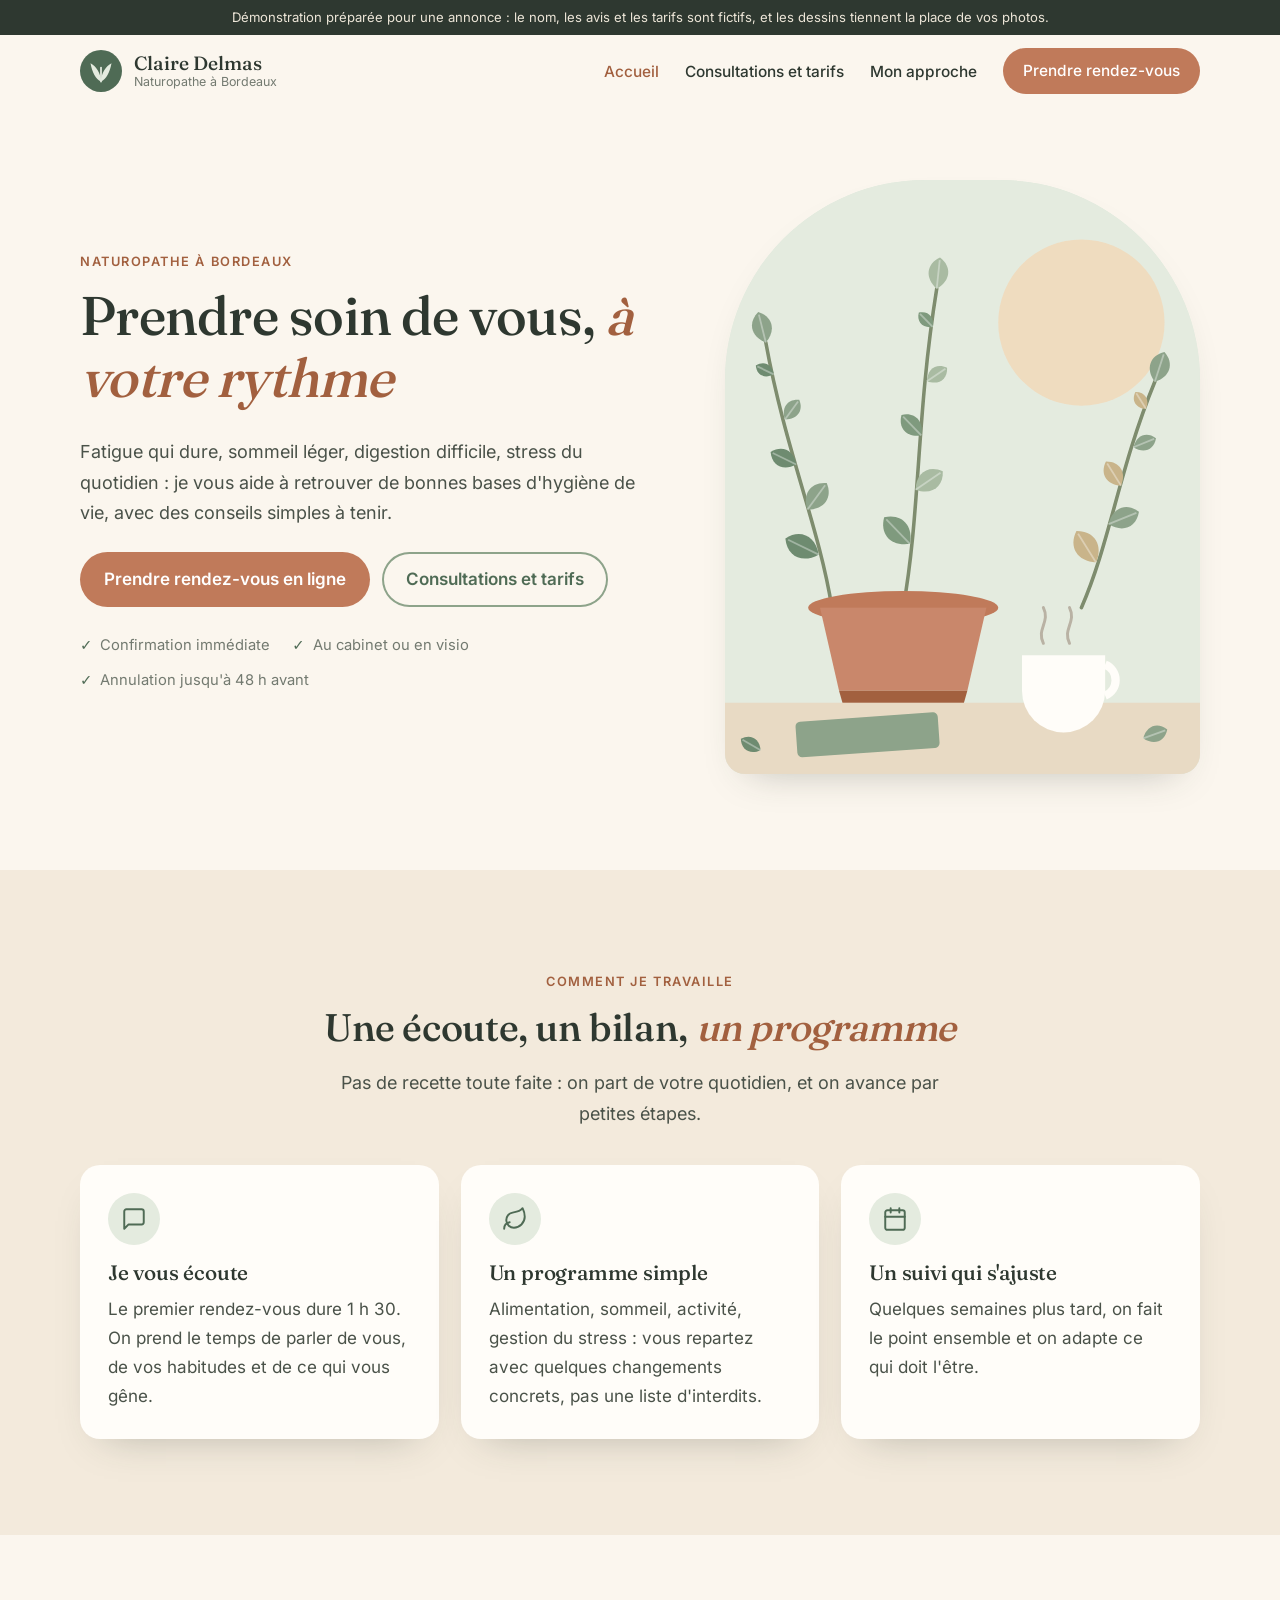
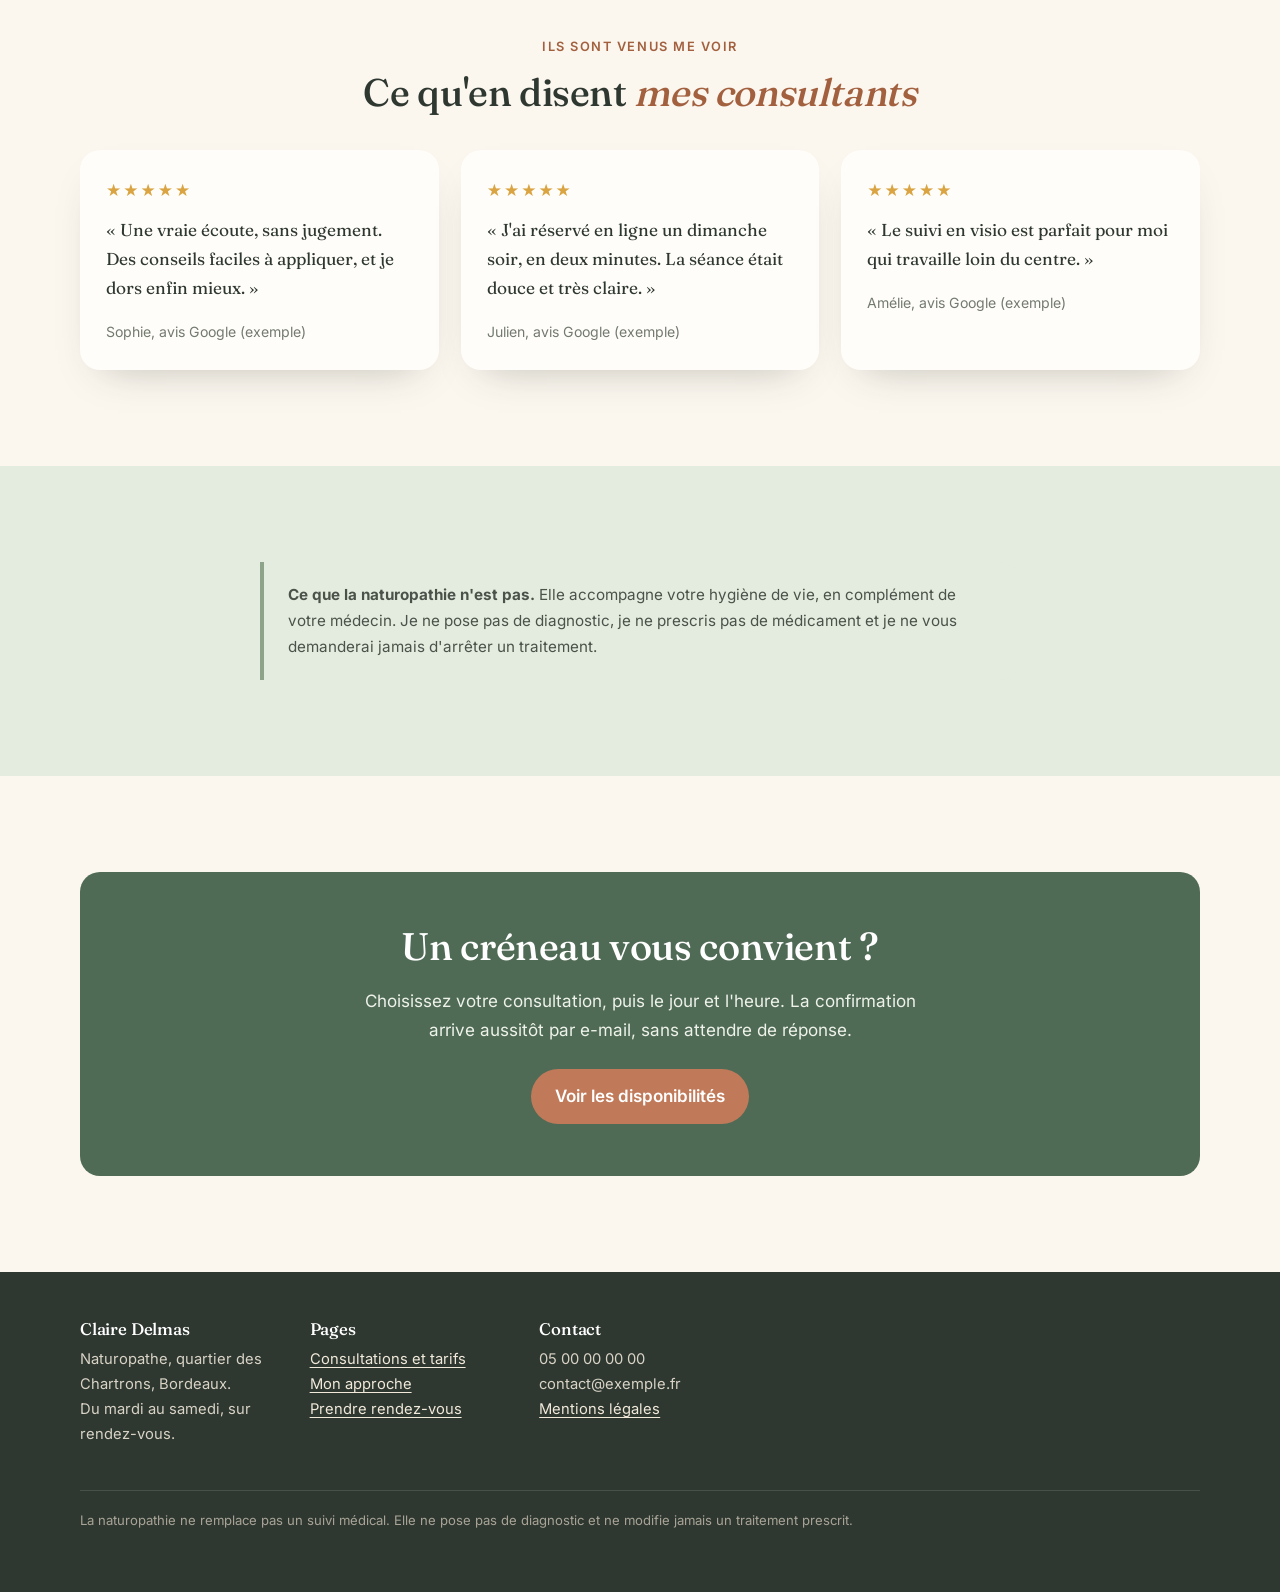
<file: index.html>
<!doctype html>
<html lang="fr">
<head>
  <meta charset="utf-8">
  <meta name="viewport" content="width=device-width, initial-scale=1">
  <title>Claire Delmas, naturopathe à Bordeaux</title>
  <meta name="description" content="Naturopathe à Bordeaux (Chartrons) : bilan de vitalité, suivi au cabinet ou en visio. Prise de rendez-vous en ligne.">
  <!-- Démonstration : hors des moteurs de recherche. Le vrai site sera indexé. -->
  <meta name="robots" content="noindex, nofollow">
  <meta property="og:title" content="Claire Delmas, naturopathe à Bordeaux">
  <meta property="og:description" content="Naturopathe à Bordeaux (Chartrons) : bilan de vitalité, suivi au cabinet ou en visio. Prise de rendez-vous en ligne.">
  <meta name="theme-color" content="#FBF6EE">
  <link rel="icon" href="data:image/svg+xml,%3Csvg%20xmlns%3D%22http%3A%2F%2Fwww.w3.org%2F2000%2Fsvg%22%20viewBox%3D%220%200%2048%2048%22%20aria-hidden%3D%22true%22%3E%3Ccircle%20cx%3D%2224%22%20cy%3D%2224%22%20r%3D%2224%22%20fill%3D%22%234F6B55%22%2F%3E%3Cpath%20d%3D%22M24%2036%20C24%2026%2018%2018%2012%2015%20C14%2026%2018%2033%2024%2036Z%20M24%2036%20C24%2026%2030%2018%2036%2015%20C34%2026%2030%2033%2024%2036Z%22%20fill%3D%22%23E4EBDF%22%2F%3E%3Cpath%20d%3D%22M24%2036%20V20%22%20stroke%3D%22%23E4EBDF%22%20stroke-width%3D%222%22%20stroke-linecap%3D%22round%22%2F%3E%3C%2Fsvg%3E">
  <link rel="preload" href="assets/fonts/fraunces.woff2" as="font" type="font/woff2" crossorigin>
  <link rel="stylesheet" href="assets/style.css">
</head>
<body>
  <div class="bandeau-demo">Démonstration préparée pour une annonce : le nom, les avis et les tarifs sont fictifs, et les dessins tiennent la place de vos photos.</div>
  <header class="entete">
    <div class="conteneur">
      <a class="marque" href="index.html" aria-label="Claire Delmas, accueil"><svg viewBox="0 0 48 48" aria-hidden="true"><circle cx="24" cy="24" r="24" fill="#4F6B55"/><path d="M24 36 C24 26 18 18 12 15 C14 26 18 33 24 36Z M24 36 C24 26 30 18 36 15 C34 26 30 33 24 36Z" fill="#E4EBDF"/><path d="M24 36 V20" stroke="#E4EBDF" stroke-width="2" stroke-linecap="round"/></svg><span class="marque-nom"><strong>Claire Delmas</strong><span>Naturopathe à Bordeaux</span></span></a>
      <button class="bouton-menu" aria-label="Ouvrir le menu" aria-expanded="false" aria-controls="navigation"><span></span><span></span><span></span></button>
      <nav class="nav" id="navigation" aria-label="Navigation principale">
        <ul>
          <li><a href="index.html" aria-current="page">Accueil</a></li>
          <li><a href="consultations.html">Consultations et tarifs</a></li>
          <li><a href="a-propos.html">Mon approche</a></li>
          <li><a class="bouton" href="rendez-vous.html">Prendre rendez-vous</a></li>
        </ul>
      </nav>
    </div>
  </header>
  <main>

    <section class="heros">
      <div class="conteneur">
        <div>
          <span class="surtitre">Naturopathe à Bordeaux</span>
          <h1>Prendre soin de vous, <em>à votre rythme</em></h1>
          <p class="intro">Fatigue qui dure, sommeil léger, digestion difficile, stress du quotidien : je vous aide à retrouver de bonnes bases d'hygiène de vie, avec des conseils simples à tenir.</p>
          <div class="boutons"><a class="bouton" href="rendez-vous.html">Prendre rendez-vous en ligne</a><a class="bouton second" href="consultations.html">Consultations et tarifs</a></div>
          <ul class="reassurance"><li>Confirmation immédiate</li><li>Au cabinet ou en visio</li><li>Annulation jusqu'à 48 h avant</li></ul>
        </div>
        <div class="illustration"><svg viewBox="0 0 400 500" role="img" aria-label="Illustration : plantes, tasse de tisane et carnet sur une table">
  <rect width="400" height="500" fill="#E4EBDF"/><circle cx="300" cy="120" r="70" fill="#F3D9B8" opacity=".8"/>
  <g transform="translate(90 360) rotate(-14)"><path d="M0 0 C6 -69 -6 -138 0 -230" stroke="#7E8C6E" stroke-width="3" fill="none" stroke-linecap="round"/><path transform="translate(0 -46) rotate(-50)" d="M0 0 C13 -9.1 13 -23.400000000000002 0 -31.2 C-13 -23.400000000000002 -13 -9.1 0 0Z" fill="#6E8B70"/><path transform="translate(0 -46) rotate(-50)" d="M0 0 V-28.6" stroke="rgba(255,255,255,.35)" stroke-width="1.5"/><path transform="translate(0 -85.1) rotate(50)" d="M0 0 C11.5 -8.049999999999999 11.5 -20.7 0 -27.599999999999998 C-11.5 -20.7 -11.5 -8.049999999999999 0 0Z" fill="#8DA38A"/><path transform="translate(0 -85.1) rotate(50)" d="M0 0 V-25.3" stroke="rgba(255,255,255,.35)" stroke-width="1.5"/><path transform="translate(0 -124.2) rotate(-50)" d="M0 0 C10 -7 10 -18 0 -24 C-10 -18 -10 -7 0 0Z" fill="#6E8B70"/><path transform="translate(0 -124.2) rotate(-50)" d="M0 0 V-22" stroke="rgba(255,255,255,.35)" stroke-width="1.5"/><path transform="translate(0 -163.29999999999998) rotate(50)" d="M0 0 C8.5 -5.949999999999999 8.5 -15.3 0 -20.4 C-8.5 -15.3 -8.5 -5.949999999999999 0 0Z" fill="#8DA38A"/><path transform="translate(0 -163.29999999999998) rotate(50)" d="M0 0 V-18.700000000000003" stroke="rgba(255,255,255,.35)" stroke-width="1.5"/><path transform="translate(0 -202.40000000000003) rotate(-50)" d="M0 0 C7 -4.8999999999999995 7 -12.6 0 -16.8 C-7 -12.6 -7 -4.8999999999999995 0 0Z" fill="#6E8B70"/><path transform="translate(0 -202.40000000000003) rotate(-50)" d="M0 0 V-15.400000000000002" stroke="rgba(255,255,255,.35)" stroke-width="1.5"/><path transform="translate(0 -230) rotate(0)" d="M0 0 C11 -7.699999999999999 11 -19.8 0 -26.4 C-11 -19.8 -11 -7.699999999999999 0 0Z" fill="#8DA38A"/><path transform="translate(0 -230) rotate(0)" d="M0 0 V-24.200000000000003" stroke="rgba(255,255,255,.35)" stroke-width="1.5"/></g><g transform="translate(150 360) rotate(6)"><path d="M0 0 C6 -81 -6 -162 0 -270" stroke="#7E8C6E" stroke-width="3" fill="none" stroke-linecap="round"/><path transform="translate(0 -54) rotate(-50)" d="M0 0 C13 -9.1 13 -23.400000000000002 0 -31.2 C-13 -23.400000000000002 -13 -9.1 0 0Z" fill="#7F9A7E"/><path transform="translate(0 -54) rotate(-50)" d="M0 0 V-28.6" stroke="rgba(255,255,255,.35)" stroke-width="1.5"/><path transform="translate(0 -99.9) rotate(50)" d="M0 0 C11.5 -8.049999999999999 11.5 -20.7 0 -27.599999999999998 C-11.5 -20.7 -11.5 -8.049999999999999 0 0Z" fill="#A9BBA2"/><path transform="translate(0 -99.9) rotate(50)" d="M0 0 V-25.3" stroke="rgba(255,255,255,.35)" stroke-width="1.5"/><path transform="translate(0 -145.8) rotate(-50)" d="M0 0 C10 -7 10 -18 0 -24 C-10 -18 -10 -7 0 0Z" fill="#7F9A7E"/><path transform="translate(0 -145.8) rotate(-50)" d="M0 0 V-22" stroke="rgba(255,255,255,.35)" stroke-width="1.5"/><path transform="translate(0 -191.7) rotate(50)" d="M0 0 C8.5 -5.949999999999999 8.5 -15.3 0 -20.4 C-8.5 -15.3 -8.5 -5.949999999999999 0 0Z" fill="#A9BBA2"/><path transform="translate(0 -191.7) rotate(50)" d="M0 0 V-18.700000000000003" stroke="rgba(255,255,255,.35)" stroke-width="1.5"/><path transform="translate(0 -237.60000000000002) rotate(-50)" d="M0 0 C7 -4.8999999999999995 7 -12.6 0 -16.8 C-7 -12.6 -7 -4.8999999999999995 0 0Z" fill="#7F9A7E"/><path transform="translate(0 -237.60000000000002) rotate(-50)" d="M0 0 V-15.400000000000002" stroke="rgba(255,255,255,.35)" stroke-width="1.5"/><path transform="translate(0 -270) rotate(0)" d="M0 0 C11 -7.699999999999999 11 -19.8 0 -26.4 C-11 -19.8 -11 -7.699999999999999 0 0Z" fill="#A9BBA2"/><path transform="translate(0 -270) rotate(0)" d="M0 0 V-24.200000000000003" stroke="rgba(255,255,255,.35)" stroke-width="1.5"/></g><g transform="translate(300 360) rotate(18)"><path d="M0 0 C6 -60 -6 -120 0 -200" stroke="#7E8C6E" stroke-width="3" fill="none" stroke-linecap="round"/><path transform="translate(0 -40) rotate(-50)" d="M0 0 C13 -9.1 13 -23.400000000000002 0 -31.2 C-13 -23.400000000000002 -13 -9.1 0 0Z" fill="#C9B48A"/><path transform="translate(0 -40) rotate(-50)" d="M0 0 V-28.6" stroke="rgba(255,255,255,.35)" stroke-width="1.5"/><path transform="translate(0 -74) rotate(50)" d="M0 0 C11.5 -8.049999999999999 11.5 -20.7 0 -27.599999999999998 C-11.5 -20.7 -11.5 -8.049999999999999 0 0Z" fill="#8DA38A"/><path transform="translate(0 -74) rotate(50)" d="M0 0 V-25.3" stroke="rgba(255,255,255,.35)" stroke-width="1.5"/><path transform="translate(0 -108) rotate(-50)" d="M0 0 C10 -7 10 -18 0 -24 C-10 -18 -10 -7 0 0Z" fill="#C9B48A"/><path transform="translate(0 -108) rotate(-50)" d="M0 0 V-22" stroke="rgba(255,255,255,.35)" stroke-width="1.5"/><path transform="translate(0 -142) rotate(50)" d="M0 0 C8.5 -5.949999999999999 8.5 -15.3 0 -20.4 C-8.5 -15.3 -8.5 -5.949999999999999 0 0Z" fill="#8DA38A"/><path transform="translate(0 -142) rotate(50)" d="M0 0 V-18.700000000000003" stroke="rgba(255,255,255,.35)" stroke-width="1.5"/><path transform="translate(0 -176.00000000000003) rotate(-50)" d="M0 0 C7 -4.8999999999999995 7 -12.6 0 -16.8 C-7 -12.6 -7 -4.8999999999999995 0 0Z" fill="#C9B48A"/><path transform="translate(0 -176.00000000000003) rotate(-50)" d="M0 0 V-15.400000000000002" stroke="rgba(255,255,255,.35)" stroke-width="1.5"/><path transform="translate(0 -200) rotate(0)" d="M0 0 C11 -7.699999999999999 11 -19.8 0 -26.4 C-11 -19.8 -11 -7.699999999999999 0 0Z" fill="#8DA38A"/><path transform="translate(0 -200) rotate(0)" d="M0 0 V-24.200000000000003" stroke="rgba(255,255,255,.35)" stroke-width="1.5"/></g>
  <ellipse cx="150" cy="360" rx="80" ry="14" fill="#C07A5A"/><path d="M80 360 L96 430 H204 L220 360Z" fill="#C9876B"/><path d="M96 430 H204 L200 444 H100Z" fill="#A2603F"/>
  <rect x="0" y="440" width="400" height="60" fill="#E8DAC4"/>
  <path d="M250 400 h70 v30 a35 35 0 0 1 -70 0z" fill="#FFFDF9"/><path d="M320 408 a14 14 0 0 1 0 26" stroke="#FFFDF9" stroke-width="7" fill="none"/>
  <path d="M268 390 c-6 -12 6 -18 0 -30 M290 390 c-6 -12 6 -18 0 -30" stroke="#B9B2A4" stroke-width="2.5" fill="none" stroke-linecap="round"/>
  <rect x="60" y="452" width="120" height="30" rx="4" fill="#8DA38A" transform="rotate(-4 120 467)"/>
  <path transform="translate(352 470) rotate(70)" d="M0 0 C9 -6.3 9 -16.2 0 -21.599999999999998 C-9 -16.2 -9 -6.3 0 0Z" fill="#8DA38A"/><path transform="translate(352 470) rotate(70)" d="M0 0 V-19.8" stroke="rgba(255,255,255,.35)" stroke-width="1.5"/><path transform="translate(30 480) rotate(-60)" d="M0 0 C8 -5.6 8 -14.4 0 -19.2 C-8 -14.4 -8 -5.6 0 0Z" fill="#6E8B70"/><path transform="translate(30 480) rotate(-60)" d="M0 0 V-17.6" stroke="rgba(255,255,255,.35)" stroke-width="1.5"/>
</svg></div>
      </div>
    </section>

    <section class="fond-lin">
      <div class="conteneur">
        <div class="centre"><span class="surtitre">Comment je travaille</span><h2>Une écoute, un bilan, <em>un programme</em></h2>
        <p class="intro">Pas de recette toute faite : on part de votre quotidien, et on avance par petites étapes.</p></div>
        <div class="grille">
          <div class="carte"><div class="icone"><svg viewBox="0 0 24 24" fill="none" stroke="currentColor" stroke-width="1.8" stroke-linecap="round" stroke-linejoin="round" aria-hidden="true"><path d="M21 15a2 2 0 0 1-2 2H7l-4 4V5a2 2 0 0 1 2-2h14a2 2 0 0 1 2 2z"/></svg></div><h3>Je vous écoute</h3><p>Le premier rendez-vous dure 1 h 30. On prend le temps de parler de vous, de vos habitudes et de ce qui vous gêne.</p></div>
          <div class="carte"><div class="icone"><svg viewBox="0 0 24 24" fill="none" stroke="currentColor" stroke-width="1.8" stroke-linecap="round" stroke-linejoin="round" aria-hidden="true"><path d="M11 20A7 7 0 0 1 9.8 6.1C15.5 5 17 4.5 19 2c1 2 2 4.2 2 8 0 5.5-4.8 10-10 10Z"/><path d="M2 21c0-3 1.9-5.4 5.1-6"/></svg></div><h3>Un programme simple</h3><p>Alimentation, sommeil, activité, gestion du stress : vous repartez avec quelques changements concrets, pas une liste d'interdits.</p></div>
          <div class="carte"><div class="icone"><svg viewBox="0 0 24 24" fill="none" stroke="currentColor" stroke-width="1.8" stroke-linecap="round" stroke-linejoin="round" aria-hidden="true"><rect x="3" y="4" width="18" height="18" rx="2"/><path d="M16 2v4M8 2v4M3 10h18"/></svg></div><h3>Un suivi qui s'ajuste</h3><p>Quelques semaines plus tard, on fait le point ensemble et on adapte ce qui doit l'être.</p></div>
        </div>
      </div>
    </section>

    <section>
      <div class="conteneur">
        <div class="centre"><span class="surtitre">Ils sont venus me voir</span><h2>Ce qu'en disent <em>mes consultants</em></h2></div>
        <div class="grille">
          <figure class="avis"><div class="etoiles" aria-label="5 étoiles sur 5">★★★★★</div><p>« Une vraie écoute, sans jugement. Des conseils faciles à appliquer, et je dors enfin mieux. »</p><footer>Sophie, avis Google (exemple)</footer></figure>
          <figure class="avis"><div class="etoiles" aria-label="5 étoiles sur 5">★★★★★</div><p>« J'ai réservé en ligne un dimanche soir, en deux minutes. La séance était douce et très claire. »</p><footer>Julien, avis Google (exemple)</footer></figure>
          <figure class="avis"><div class="etoiles" aria-label="5 étoiles sur 5">★★★★★</div><p>« Le suivi en visio est parfait pour moi qui travaille loin du centre. »</p><footer>Amélie, avis Google (exemple)</footer></figure>
        </div>
      </div>
    </section>

    <section class="fond-sauge">
      <div class="etroit">
        <div class="prudence"><p><strong>Ce que la naturopathie n'est pas.</strong> Elle accompagne votre hygiène de vie, en complément de votre médecin. Je ne pose pas de diagnostic, je ne prescris pas de médicament et je ne vous demanderai jamais d'arrêter un traitement.</p></div>
      </div>
    </section>

    <section>
      <div class="conteneur">
        <div class="appel">
          <h2>Un créneau vous convient ?</h2>
          <p>Choisissez votre consultation, puis le jour et l'heure. La confirmation arrive aussitôt par e-mail, sans attendre de réponse.</p>
          <div class="boutons" style="justify-content:center"><a class="bouton" href="rendez-vous.html">Voir les disponibilités</a></div>
        </div>
      </div>
    </section>
  </main>
  <footer class="pied">
    <div class="conteneur">
      <div><h3>Claire Delmas</h3><p>Naturopathe, quartier des Chartrons, Bordeaux.<br>Du mardi au samedi, sur rendez-vous.</p></div>
      <div><h3>Pages</h3><ul><li><a href="consultations.html">Consultations et tarifs</a></li><li><a href="a-propos.html">Mon approche</a></li><li><a href="rendez-vous.html">Prendre rendez-vous</a></li></ul></div>
      <div><h3>Contact</h3><ul><li>05 00 00 00 00</li><li>contact@exemple.fr</li><li><a href="mentions-legales.html">Mentions légales</a></li></ul></div>
      <p class="bas">La naturopathie ne remplace pas un suivi médical. Elle ne pose pas de diagnostic et ne modifie jamais un traitement prescrit.</p>
    </div>
  </footer>
  <div class="barre-mobile"><a class="bouton" href="rendez-vous.html">Prendre rendez-vous</a></div>
  <script src="assets/site.js"></script>
</body>
</html>
</file>
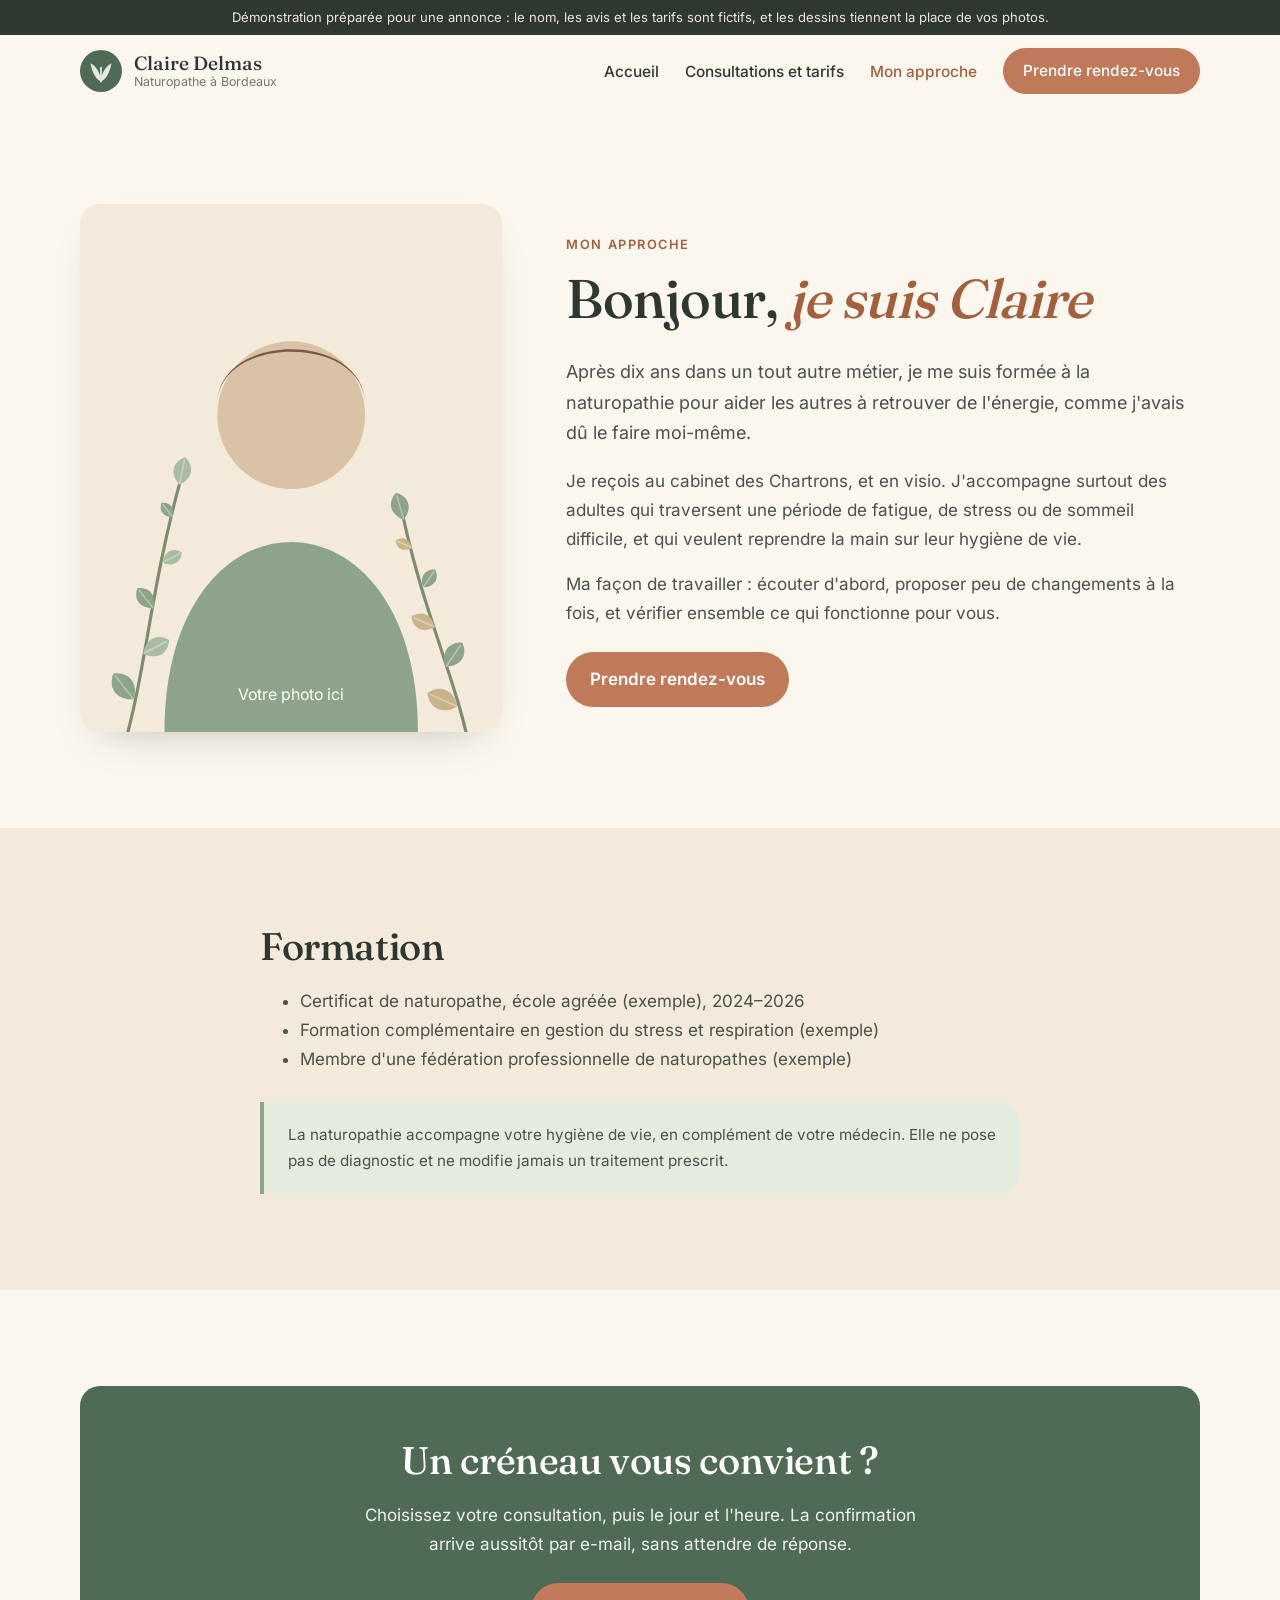
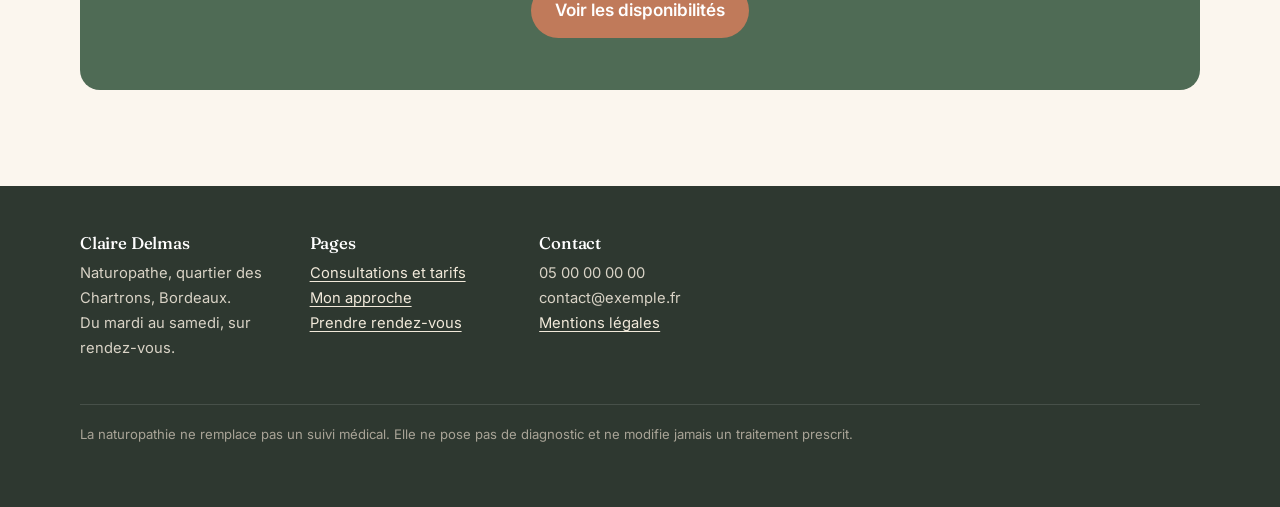
<file: a-propos.html>
<!doctype html>
<html lang="fr">
<head>
  <meta charset="utf-8">
  <meta name="viewport" content="width=device-width, initial-scale=1">
  <title>Mon approche · Claire Delmas, naturopathe à Bordeaux</title>
  <meta name="description" content="Qui je suis, ma formation et ma façon d'accompagner. Naturopathe installée aux Chartrons, à Bordeaux.">
  <!-- Démonstration : hors des moteurs de recherche. Le vrai site sera indexé. -->
  <meta name="robots" content="noindex, nofollow">
  <meta property="og:title" content="Mon approche · Claire Delmas, naturopathe à Bordeaux">
  <meta property="og:description" content="Qui je suis, ma formation et ma façon d'accompagner. Naturopathe installée aux Chartrons, à Bordeaux.">
  <meta name="theme-color" content="#FBF6EE">
  <link rel="icon" href="data:image/svg+xml,%3Csvg%20xmlns%3D%22http%3A%2F%2Fwww.w3.org%2F2000%2Fsvg%22%20viewBox%3D%220%200%2048%2048%22%20aria-hidden%3D%22true%22%3E%3Ccircle%20cx%3D%2224%22%20cy%3D%2224%22%20r%3D%2224%22%20fill%3D%22%234F6B55%22%2F%3E%3Cpath%20d%3D%22M24%2036%20C24%2026%2018%2018%2012%2015%20C14%2026%2018%2033%2024%2036Z%20M24%2036%20C24%2026%2030%2018%2036%2015%20C34%2026%2030%2033%2024%2036Z%22%20fill%3D%22%23E4EBDF%22%2F%3E%3Cpath%20d%3D%22M24%2036%20V20%22%20stroke%3D%22%23E4EBDF%22%20stroke-width%3D%222%22%20stroke-linecap%3D%22round%22%2F%3E%3C%2Fsvg%3E">
  <link rel="preload" href="assets/fonts/fraunces.woff2" as="font" type="font/woff2" crossorigin>
  <link rel="stylesheet" href="assets/style.css">
</head>
<body>
  <div class="bandeau-demo">Démonstration préparée pour une annonce : le nom, les avis et les tarifs sont fictifs, et les dessins tiennent la place de vos photos.</div>
  <header class="entete">
    <div class="conteneur">
      <a class="marque" href="index.html" aria-label="Claire Delmas, accueil"><svg viewBox="0 0 48 48" aria-hidden="true"><circle cx="24" cy="24" r="24" fill="#4F6B55"/><path d="M24 36 C24 26 18 18 12 15 C14 26 18 33 24 36Z M24 36 C24 26 30 18 36 15 C34 26 30 33 24 36Z" fill="#E4EBDF"/><path d="M24 36 V20" stroke="#E4EBDF" stroke-width="2" stroke-linecap="round"/></svg><span class="marque-nom"><strong>Claire Delmas</strong><span>Naturopathe à Bordeaux</span></span></a>
      <button class="bouton-menu" aria-label="Ouvrir le menu" aria-expanded="false" aria-controls="navigation"><span></span><span></span><span></span></button>
      <nav class="nav" id="navigation" aria-label="Navigation principale">
        <ul>
          <li><a href="index.html">Accueil</a></li>
          <li><a href="consultations.html">Consultations et tarifs</a></li>
          <li><a href="a-propos.html" aria-current="page">Mon approche</a></li>
          <li><a class="bouton" href="rendez-vous.html">Prendre rendez-vous</a></li>
        </ul>
      </nav>
    </div>
  </header>
  <main>

    <section>
      <div class="conteneur deux-colonnes">
        <div class="portrait"><svg viewBox="0 0 400 500" role="img" aria-label="Emplacement de votre photo">
  <rect width="400" height="500" fill="#F3EADC"/><g transform="translate(40 520) rotate(12)"><path d="M0 0 C6 -78 -6 -156 0 -260" stroke="#7E8C6E" stroke-width="3" fill="none" stroke-linecap="round"/><path transform="translate(0 -52) rotate(-50)" d="M0 0 C13 -9.1 13 -23.400000000000002 0 -31.2 C-13 -23.400000000000002 -13 -9.1 0 0Z" fill="#8DA38A"/><path transform="translate(0 -52) rotate(-50)" d="M0 0 V-28.6" stroke="rgba(255,255,255,.35)" stroke-width="1.5"/><path transform="translate(0 -96.2) rotate(50)" d="M0 0 C11.5 -8.049999999999999 11.5 -20.7 0 -27.599999999999998 C-11.5 -20.7 -11.5 -8.049999999999999 0 0Z" fill="#A9BBA2"/><path transform="translate(0 -96.2) rotate(50)" d="M0 0 V-25.3" stroke="rgba(255,255,255,.35)" stroke-width="1.5"/><path transform="translate(0 -140.4) rotate(-50)" d="M0 0 C10 -7 10 -18 0 -24 C-10 -18 -10 -7 0 0Z" fill="#8DA38A"/><path transform="translate(0 -140.4) rotate(-50)" d="M0 0 V-22" stroke="rgba(255,255,255,.35)" stroke-width="1.5"/><path transform="translate(0 -184.6) rotate(50)" d="M0 0 C8.5 -5.949999999999999 8.5 -15.3 0 -20.4 C-8.5 -15.3 -8.5 -5.949999999999999 0 0Z" fill="#A9BBA2"/><path transform="translate(0 -184.6) rotate(50)" d="M0 0 V-18.700000000000003" stroke="rgba(255,255,255,.35)" stroke-width="1.5"/><path transform="translate(0 -228.80000000000004) rotate(-50)" d="M0 0 C7 -4.8999999999999995 7 -12.6 0 -16.8 C-7 -12.6 -7 -4.8999999999999995 0 0Z" fill="#8DA38A"/><path transform="translate(0 -228.80000000000004) rotate(-50)" d="M0 0 V-15.400000000000002" stroke="rgba(255,255,255,.35)" stroke-width="1.5"/><path transform="translate(0 -260) rotate(0)" d="M0 0 C11 -7.699999999999999 11 -19.8 0 -26.4 C-11 -19.8 -11 -7.699999999999999 0 0Z" fill="#A9BBA2"/><path transform="translate(0 -260) rotate(0)" d="M0 0 V-24.200000000000003" stroke="rgba(255,255,255,.35)" stroke-width="1.5"/></g><g transform="translate(370 520) rotate(-16)"><path d="M0 0 C6 -69 -6 -138 0 -230" stroke="#7E8C6E" stroke-width="3" fill="none" stroke-linecap="round"/><path transform="translate(0 -46) rotate(-50)" d="M0 0 C13 -9.1 13 -23.400000000000002 0 -31.2 C-13 -23.400000000000002 -13 -9.1 0 0Z" fill="#C9B48A"/><path transform="translate(0 -46) rotate(-50)" d="M0 0 V-28.6" stroke="rgba(255,255,255,.35)" stroke-width="1.5"/><path transform="translate(0 -85.1) rotate(50)" d="M0 0 C11.5 -8.049999999999999 11.5 -20.7 0 -27.599999999999998 C-11.5 -20.7 -11.5 -8.049999999999999 0 0Z" fill="#8DA38A"/><path transform="translate(0 -85.1) rotate(50)" d="M0 0 V-25.3" stroke="rgba(255,255,255,.35)" stroke-width="1.5"/><path transform="translate(0 -124.2) rotate(-50)" d="M0 0 C10 -7 10 -18 0 -24 C-10 -18 -10 -7 0 0Z" fill="#C9B48A"/><path transform="translate(0 -124.2) rotate(-50)" d="M0 0 V-22" stroke="rgba(255,255,255,.35)" stroke-width="1.5"/><path transform="translate(0 -163.29999999999998) rotate(50)" d="M0 0 C8.5 -5.949999999999999 8.5 -15.3 0 -20.4 C-8.5 -15.3 -8.5 -5.949999999999999 0 0Z" fill="#8DA38A"/><path transform="translate(0 -163.29999999999998) rotate(50)" d="M0 0 V-18.700000000000003" stroke="rgba(255,255,255,.35)" stroke-width="1.5"/><path transform="translate(0 -202.40000000000003) rotate(-50)" d="M0 0 C7 -4.8999999999999995 7 -12.6 0 -16.8 C-7 -12.6 -7 -4.8999999999999995 0 0Z" fill="#C9B48A"/><path transform="translate(0 -202.40000000000003) rotate(-50)" d="M0 0 V-15.400000000000002" stroke="rgba(255,255,255,.35)" stroke-width="1.5"/><path transform="translate(0 -230) rotate(0)" d="M0 0 C11 -7.699999999999999 11 -19.8 0 -26.4 C-11 -19.8 -11 -7.699999999999999 0 0Z" fill="#8DA38A"/><path transform="translate(0 -230) rotate(0)" d="M0 0 V-24.200000000000003" stroke="rgba(255,255,255,.35)" stroke-width="1.5"/></g>
  <circle cx="200" cy="200" r="70" fill="#D9C2A5"/><path d="M130 190 C130 120 270 120 270 190 C270 160 240 140 200 140 C160 140 130 160 130 190Z" fill="#7A5A44"/>
  <path d="M80 500 C80 380 140 320 200 320 C260 320 320 380 320 500Z" fill="#8DA38A"/>
  <text x="200" y="470" text-anchor="middle" font-family="Inter, sans-serif" font-size="15" fill="#FFFDF9">Votre photo ici</text>
</svg></div>
        <div>
          <span class="surtitre">Mon approche</span>
          <h1>Bonjour, <em>je suis Claire</em></h1>
          <p class="intro">Après dix ans dans un tout autre métier, je me suis formée à la naturopathie pour aider les autres à retrouver de l'énergie, comme j'avais dû le faire moi-même.</p>
          <p>Je reçois au cabinet des Chartrons, et en visio. J'accompagne surtout des adultes qui traversent une période de fatigue, de stress ou de sommeil difficile, et qui veulent reprendre la main sur leur hygiène de vie.</p>
          <p>Ma façon de travailler : écouter d'abord, proposer peu de changements à la fois, et vérifier ensemble ce qui fonctionne pour vous.</p>
          <div class="boutons"><a class="bouton" href="rendez-vous.html">Prendre rendez-vous</a></div>
        </div>
      </div>
    </section>

    <section class="fond-lin">
      <div class="etroit">
        <h2>Formation</h2>
        <ul>
          <li>Certificat de naturopathe, école agréée (exemple), 2024–2026</li>
          <li>Formation complémentaire en gestion du stress et respiration (exemple)</li>
          <li>Membre d'une fédération professionnelle de naturopathes (exemple)</li>
        </ul>
        <div class="prudence" style="margin-top:28px"><p>La naturopathie accompagne votre hygiène de vie, en complément de votre médecin. Elle ne pose pas de diagnostic et ne modifie jamais un traitement prescrit.</p></div>
      </div>
    </section>

    <section>
      <div class="conteneur">
        <div class="appel">
          <h2>Un créneau vous convient ?</h2>
          <p>Choisissez votre consultation, puis le jour et l'heure. La confirmation arrive aussitôt par e-mail, sans attendre de réponse.</p>
          <div class="boutons" style="justify-content:center"><a class="bouton" href="rendez-vous.html">Voir les disponibilités</a></div>
        </div>
      </div>
    </section>
  </main>
  <footer class="pied">
    <div class="conteneur">
      <div><h3>Claire Delmas</h3><p>Naturopathe, quartier des Chartrons, Bordeaux.<br>Du mardi au samedi, sur rendez-vous.</p></div>
      <div><h3>Pages</h3><ul><li><a href="consultations.html">Consultations et tarifs</a></li><li><a href="a-propos.html">Mon approche</a></li><li><a href="rendez-vous.html">Prendre rendez-vous</a></li></ul></div>
      <div><h3>Contact</h3><ul><li>05 00 00 00 00</li><li>contact@exemple.fr</li><li><a href="mentions-legales.html">Mentions légales</a></li></ul></div>
      <p class="bas">La naturopathie ne remplace pas un suivi médical. Elle ne pose pas de diagnostic et ne modifie jamais un traitement prescrit.</p>
    </div>
  </footer>
  <div class="barre-mobile"><a class="bouton" href="rendez-vous.html">Prendre rendez-vous</a></div>
  <script src="assets/site.js"></script>
</body>
</html>
</file>
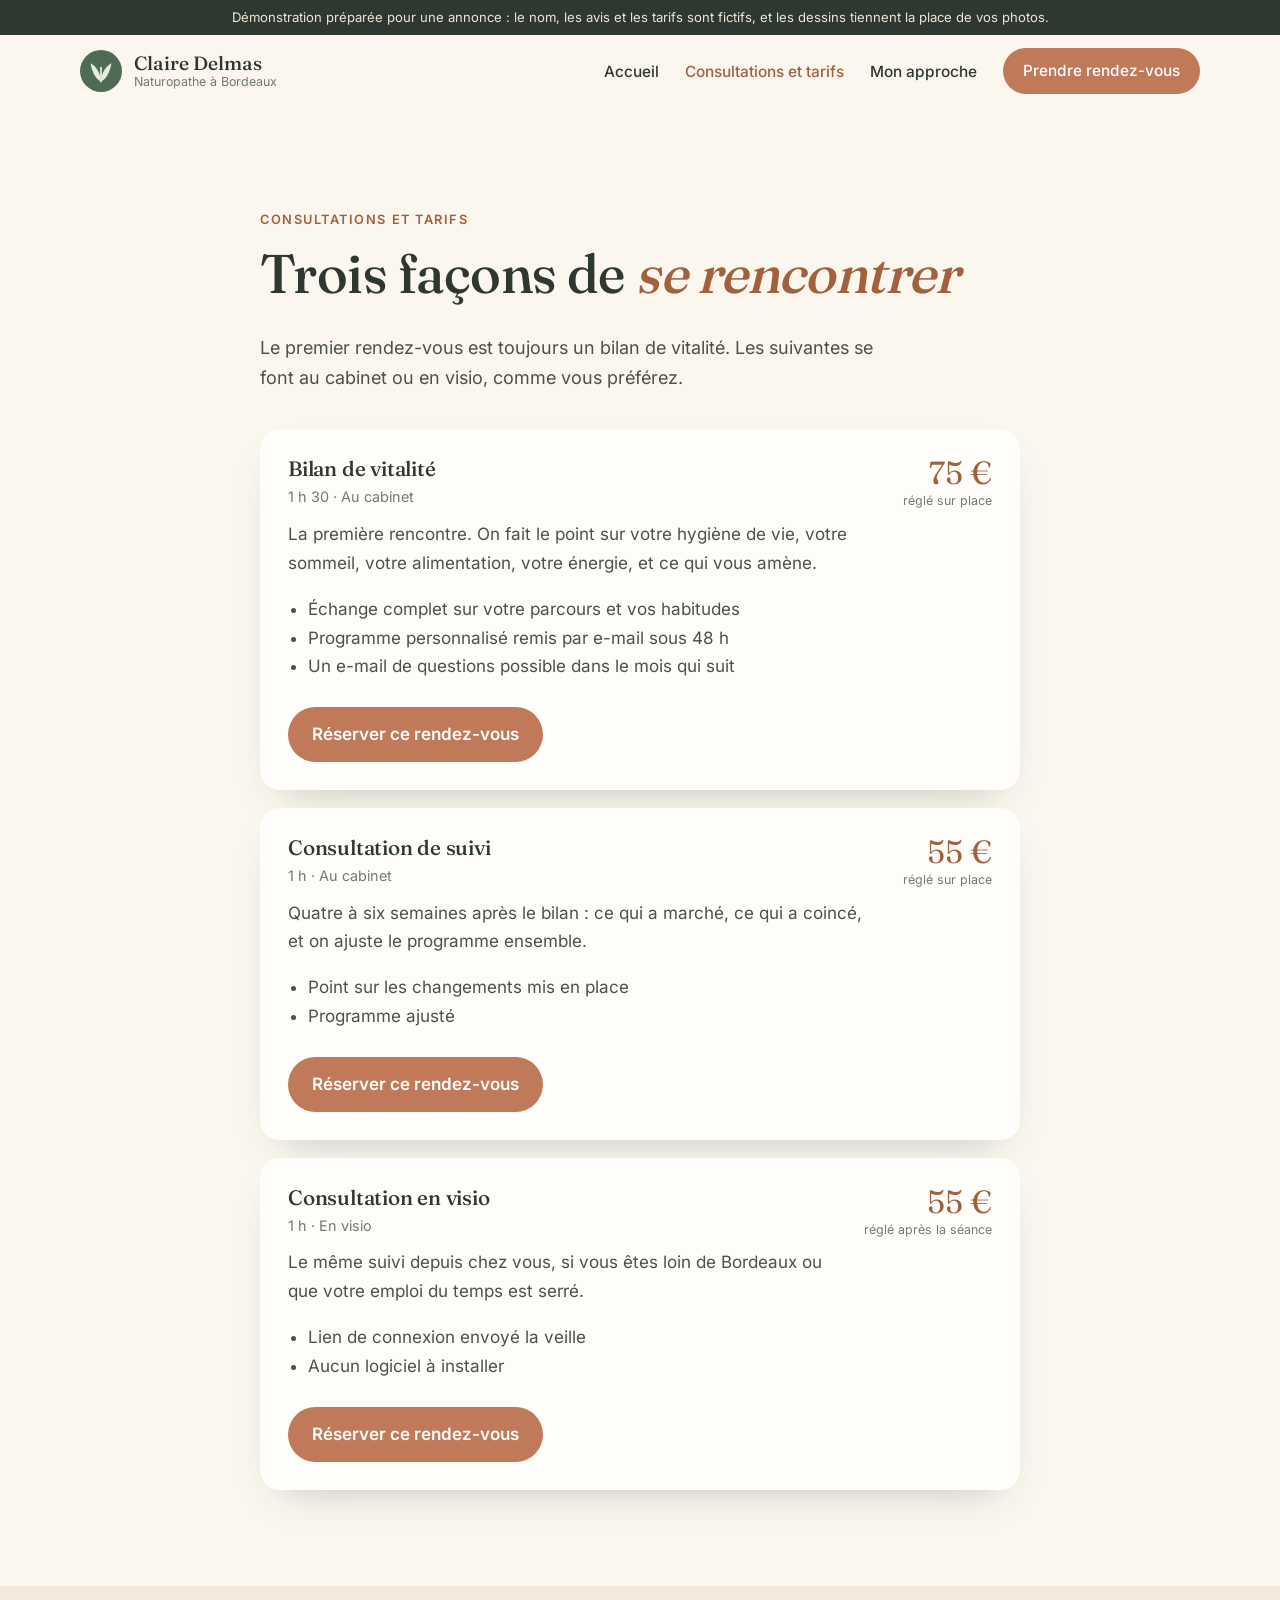
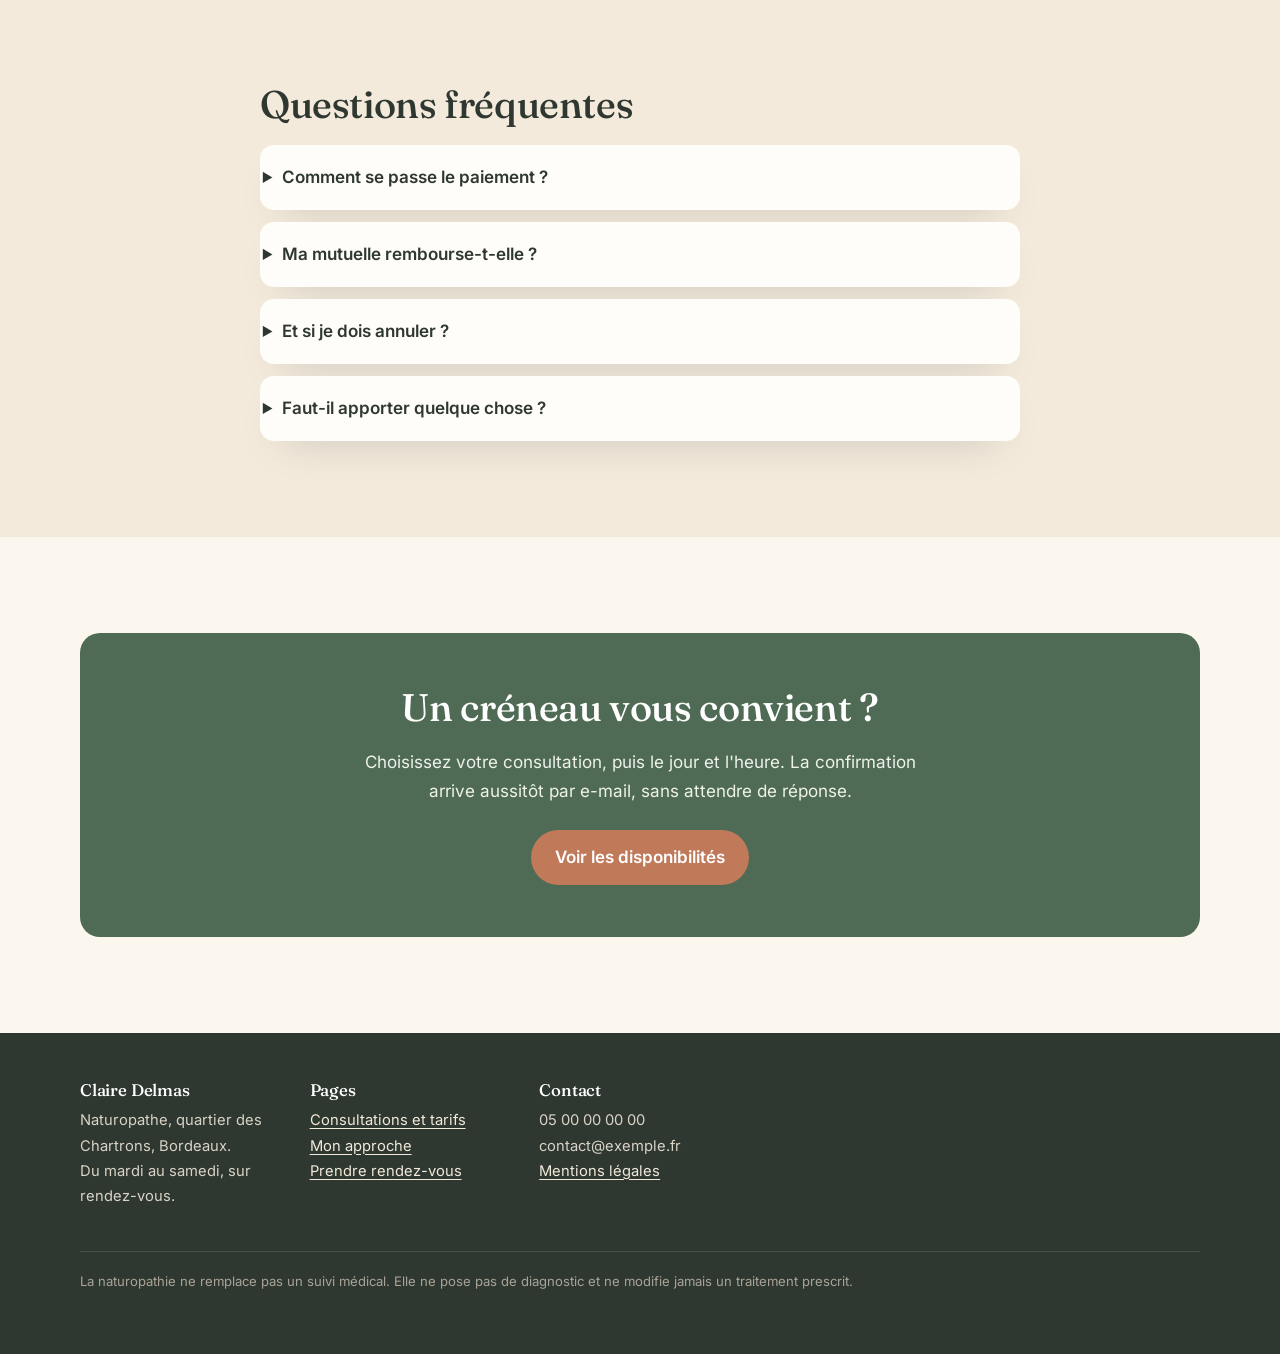
<file: consultations.html>
<!doctype html>
<html lang="fr">
<head>
  <meta charset="utf-8">
  <meta name="viewport" content="width=device-width, initial-scale=1">
  <title>Consultations et tarifs · Claire Delmas, naturopathe à Bordeaux</title>
  <meta name="description" content="Bilan de vitalité, consultation de suivi, visio : durées et tarifs. Rendez-vous en ligne.">
  <!-- Démonstration : hors des moteurs de recherche. Le vrai site sera indexé. -->
  <meta name="robots" content="noindex, nofollow">
  <meta property="og:title" content="Consultations et tarifs · Claire Delmas, naturopathe à Bordeaux">
  <meta property="og:description" content="Bilan de vitalité, consultation de suivi, visio : durées et tarifs. Rendez-vous en ligne.">
  <meta name="theme-color" content="#FBF6EE">
  <link rel="icon" href="data:image/svg+xml,%3Csvg%20xmlns%3D%22http%3A%2F%2Fwww.w3.org%2F2000%2Fsvg%22%20viewBox%3D%220%200%2048%2048%22%20aria-hidden%3D%22true%22%3E%3Ccircle%20cx%3D%2224%22%20cy%3D%2224%22%20r%3D%2224%22%20fill%3D%22%234F6B55%22%2F%3E%3Cpath%20d%3D%22M24%2036%20C24%2026%2018%2018%2012%2015%20C14%2026%2018%2033%2024%2036Z%20M24%2036%20C24%2026%2030%2018%2036%2015%20C34%2026%2030%2033%2024%2036Z%22%20fill%3D%22%23E4EBDF%22%2F%3E%3Cpath%20d%3D%22M24%2036%20V20%22%20stroke%3D%22%23E4EBDF%22%20stroke-width%3D%222%22%20stroke-linecap%3D%22round%22%2F%3E%3C%2Fsvg%3E">
  <link rel="preload" href="assets/fonts/fraunces.woff2" as="font" type="font/woff2" crossorigin>
  <link rel="stylesheet" href="assets/style.css">
</head>
<body>
  <div class="bandeau-demo">Démonstration préparée pour une annonce : le nom, les avis et les tarifs sont fictifs, et les dessins tiennent la place de vos photos.</div>
  <header class="entete">
    <div class="conteneur">
      <a class="marque" href="index.html" aria-label="Claire Delmas, accueil"><svg viewBox="0 0 48 48" aria-hidden="true"><circle cx="24" cy="24" r="24" fill="#4F6B55"/><path d="M24 36 C24 26 18 18 12 15 C14 26 18 33 24 36Z M24 36 C24 26 30 18 36 15 C34 26 30 33 24 36Z" fill="#E4EBDF"/><path d="M24 36 V20" stroke="#E4EBDF" stroke-width="2" stroke-linecap="round"/></svg><span class="marque-nom"><strong>Claire Delmas</strong><span>Naturopathe à Bordeaux</span></span></a>
      <button class="bouton-menu" aria-label="Ouvrir le menu" aria-expanded="false" aria-controls="navigation"><span></span><span></span><span></span></button>
      <nav class="nav" id="navigation" aria-label="Navigation principale">
        <ul>
          <li><a href="index.html">Accueil</a></li>
          <li><a href="consultations.html" aria-current="page">Consultations et tarifs</a></li>
          <li><a href="a-propos.html">Mon approche</a></li>
          <li><a class="bouton" href="rendez-vous.html">Prendre rendez-vous</a></li>
        </ul>
      </nav>
    </div>
  </header>
  <main>

    <section>
      <div class="etroit">
        <span class="surtitre">Consultations et tarifs</span>
        <h1>Trois façons de <em>se rencontrer</em></h1>
        <p class="intro">Le premier rendez-vous est toujours un bilan de vitalité. Les suivantes se font au cabinet ou en visio, comme vous préférez.</p>
        <div style="margin-top:36px">
          <article class="tarif">
            <div><h3>Bilan de vitalité</h3><p class="meta">1 h 30 · Au cabinet</p><p>La première rencontre. On fait le point sur votre hygiène de vie, votre sommeil, votre alimentation, votre énergie, et ce qui vous amène.</p><ul><li>Échange complet sur votre parcours et vos habitudes</li><li>Programme personnalisé remis par e-mail sous 48 h</li><li>Un e-mail de questions possible dans le mois qui suit</li></ul></div>
            <p class="prix">75 €<small>réglé sur place</small></p>
            <a class="bouton" href="rendez-vous.html?consultation=bilan">Réserver ce rendez-vous</a>
          </article>
          <article class="tarif">
            <div><h3>Consultation de suivi</h3><p class="meta">1 h · Au cabinet</p><p>Quatre à six semaines après le bilan : ce qui a marché, ce qui a coincé, et on ajuste le programme ensemble.</p><ul><li>Point sur les changements mis en place</li><li>Programme ajusté</li></ul></div>
            <p class="prix">55 €<small>réglé sur place</small></p>
            <a class="bouton" href="rendez-vous.html?consultation=suivi">Réserver ce rendez-vous</a>
          </article>
          <article class="tarif">
            <div><h3>Consultation en visio</h3><p class="meta">1 h · En visio</p><p>Le même suivi depuis chez vous, si vous êtes loin de Bordeaux ou que votre emploi du temps est serré.</p><ul><li>Lien de connexion envoyé la veille</li><li>Aucun logiciel à installer</li></ul></div>
            <p class="prix">55 €<small>réglé après la séance</small></p>
            <a class="bouton" href="rendez-vous.html?consultation=visio">Réserver ce rendez-vous</a>
          </article>
        </div>
      </div>
    </section>

    <section class="fond-lin">
      <div class="etroit faq">
        <h2>Questions fréquentes</h2>
        <details><summary>Comment se passe le paiement ?</summary><p>Au cabinet, par carte, espèces ou chèque. En visio, un lien de paiement vous est envoyé après la séance.</p></details>
        <details><summary>Ma mutuelle rembourse-t-elle ?</summary><p>Certaines mutuelles remboursent une partie des séances de naturopathie. Une facture vous est remise à chaque consultation : renseignez-vous auprès de la vôtre.</p></details>
        <details><summary>Et si je dois annuler ?</summary><p>Le lien reçu dans l'e-mail de confirmation permet d'annuler ou de déplacer le rendez-vous, sans frais jusqu'à 48 h avant.</p></details>
        <details><summary>Faut-il apporter quelque chose ?</summary><p>Pour le bilan, vos dernières analyses de sang si vous en avez, et la liste de vos traitements ou compléments en cours.</p></details>
      </div>
    </section>

    <section>
      <div class="conteneur">
        <div class="appel">
          <h2>Un créneau vous convient ?</h2>
          <p>Choisissez votre consultation, puis le jour et l'heure. La confirmation arrive aussitôt par e-mail, sans attendre de réponse.</p>
          <div class="boutons" style="justify-content:center"><a class="bouton" href="rendez-vous.html">Voir les disponibilités</a></div>
        </div>
      </div>
    </section>
  </main>
  <footer class="pied">
    <div class="conteneur">
      <div><h3>Claire Delmas</h3><p>Naturopathe, quartier des Chartrons, Bordeaux.<br>Du mardi au samedi, sur rendez-vous.</p></div>
      <div><h3>Pages</h3><ul><li><a href="consultations.html">Consultations et tarifs</a></li><li><a href="a-propos.html">Mon approche</a></li><li><a href="rendez-vous.html">Prendre rendez-vous</a></li></ul></div>
      <div><h3>Contact</h3><ul><li>05 00 00 00 00</li><li>contact@exemple.fr</li><li><a href="mentions-legales.html">Mentions légales</a></li></ul></div>
      <p class="bas">La naturopathie ne remplace pas un suivi médical. Elle ne pose pas de diagnostic et ne modifie jamais un traitement prescrit.</p>
    </div>
  </footer>
  <div class="barre-mobile"><a class="bouton" href="rendez-vous.html">Prendre rendez-vous</a></div>
  <script src="assets/site.js"></script>
</body>
</html>
</file>
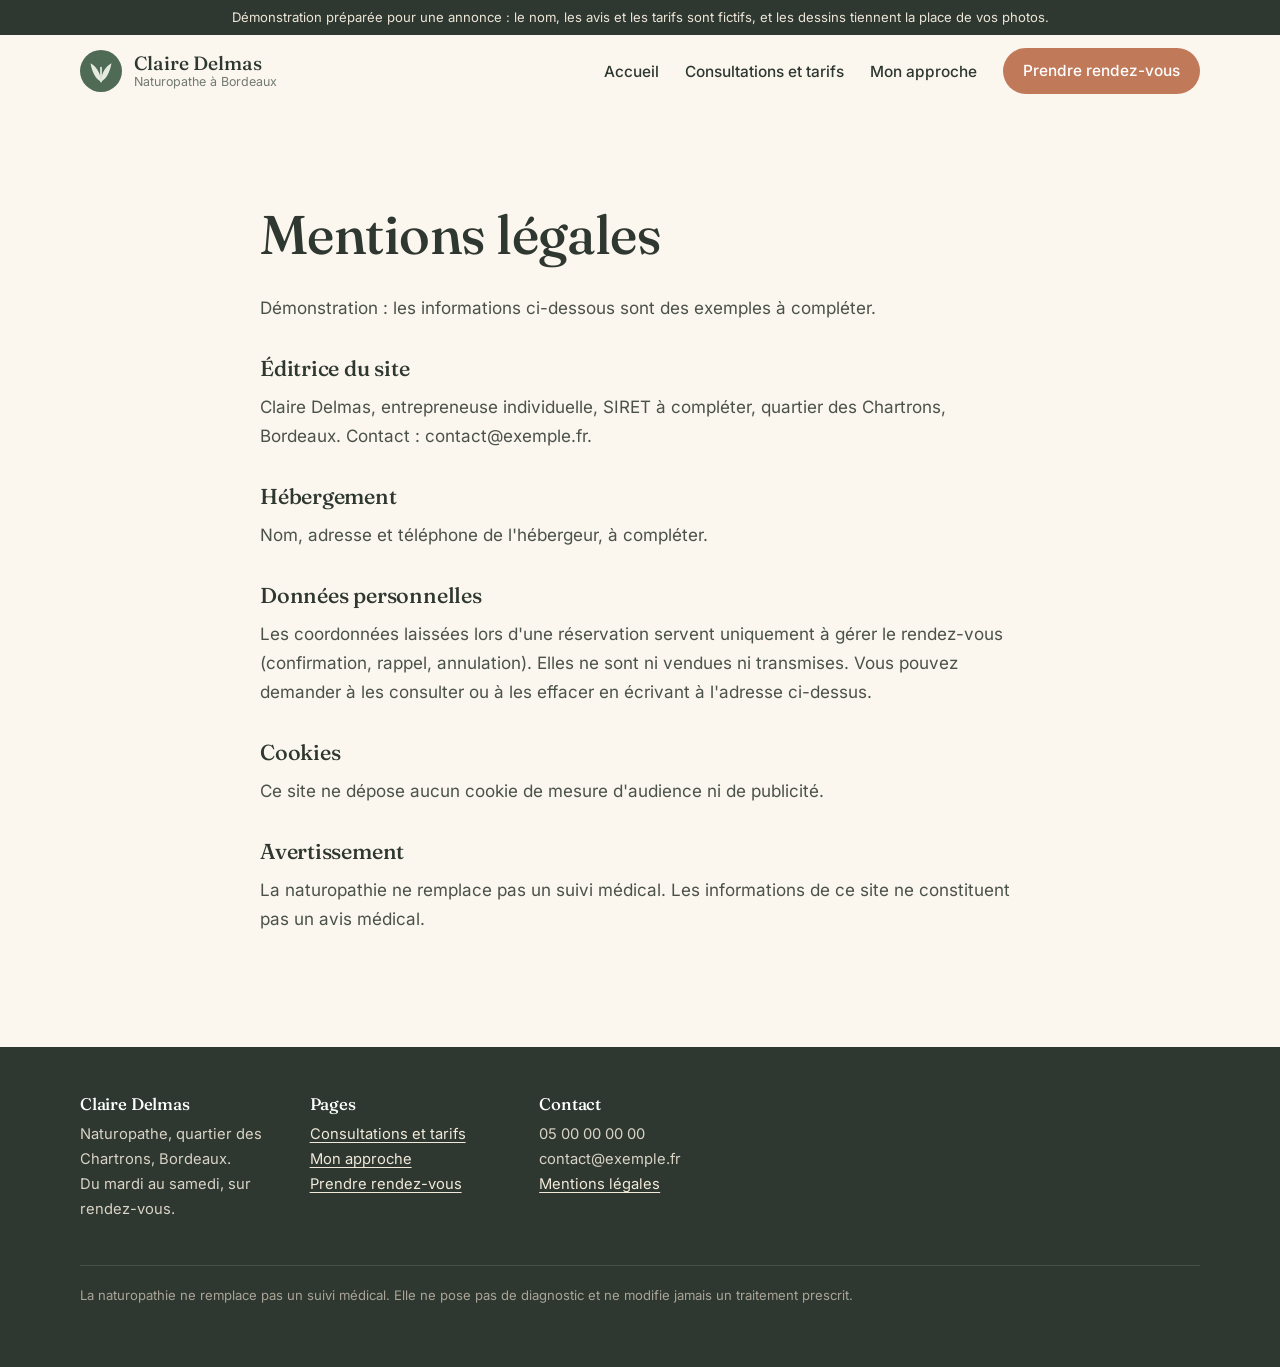
<file: mentions-legales.html>
<!doctype html>
<html lang="fr">
<head>
  <meta charset="utf-8">
  <meta name="viewport" content="width=device-width, initial-scale=1">
  <title>Mentions légales · Claire Delmas</title>
  <meta name="description" content="Mentions légales et données personnelles.">
  <!-- Démonstration : hors des moteurs de recherche. Le vrai site sera indexé. -->
  <meta name="robots" content="noindex, nofollow">
  <meta property="og:title" content="Mentions légales · Claire Delmas">
  <meta property="og:description" content="Mentions légales et données personnelles.">
  <meta name="theme-color" content="#FBF6EE">
  <link rel="icon" href="data:image/svg+xml,%3Csvg%20xmlns%3D%22http%3A%2F%2Fwww.w3.org%2F2000%2Fsvg%22%20viewBox%3D%220%200%2048%2048%22%20aria-hidden%3D%22true%22%3E%3Ccircle%20cx%3D%2224%22%20cy%3D%2224%22%20r%3D%2224%22%20fill%3D%22%234F6B55%22%2F%3E%3Cpath%20d%3D%22M24%2036%20C24%2026%2018%2018%2012%2015%20C14%2026%2018%2033%2024%2036Z%20M24%2036%20C24%2026%2030%2018%2036%2015%20C34%2026%2030%2033%2024%2036Z%22%20fill%3D%22%23E4EBDF%22%2F%3E%3Cpath%20d%3D%22M24%2036%20V20%22%20stroke%3D%22%23E4EBDF%22%20stroke-width%3D%222%22%20stroke-linecap%3D%22round%22%2F%3E%3C%2Fsvg%3E">
  <link rel="preload" href="assets/fonts/fraunces.woff2" as="font" type="font/woff2" crossorigin>
  <link rel="stylesheet" href="assets/style.css">
</head>
<body>
  <div class="bandeau-demo">Démonstration préparée pour une annonce : le nom, les avis et les tarifs sont fictifs, et les dessins tiennent la place de vos photos.</div>
  <header class="entete">
    <div class="conteneur">
      <a class="marque" href="index.html" aria-label="Claire Delmas, accueil"><svg viewBox="0 0 48 48" aria-hidden="true"><circle cx="24" cy="24" r="24" fill="#4F6B55"/><path d="M24 36 C24 26 18 18 12 15 C14 26 18 33 24 36Z M24 36 C24 26 30 18 36 15 C34 26 30 33 24 36Z" fill="#E4EBDF"/><path d="M24 36 V20" stroke="#E4EBDF" stroke-width="2" stroke-linecap="round"/></svg><span class="marque-nom"><strong>Claire Delmas</strong><span>Naturopathe à Bordeaux</span></span></a>
      <button class="bouton-menu" aria-label="Ouvrir le menu" aria-expanded="false" aria-controls="navigation"><span></span><span></span><span></span></button>
      <nav class="nav" id="navigation" aria-label="Navigation principale">
        <ul>
          <li><a href="index.html">Accueil</a></li>
          <li><a href="consultations.html">Consultations et tarifs</a></li>
          <li><a href="a-propos.html">Mon approche</a></li>
          <li><a class="bouton" href="rendez-vous.html">Prendre rendez-vous</a></li>
        </ul>
      </nav>
    </div>
  </header>
  <main>

    <section>
      <div class="etroit texte-legal">
        <h1>Mentions légales</h1>
        <p>Démonstration : les informations ci-dessous sont des exemples à compléter.</p>
        <h2>Éditrice du site</h2><p>Claire Delmas, entrepreneuse individuelle, SIRET à compléter, quartier des Chartrons, Bordeaux. Contact : contact@exemple.fr.</p>
        <h2>Hébergement</h2><p>Nom, adresse et téléphone de l'hébergeur, à compléter.</p>
        <h2>Données personnelles</h2><p>Les coordonnées laissées lors d'une réservation servent uniquement à gérer le rendez-vous (confirmation, rappel, annulation). Elles ne sont ni vendues ni transmises. Vous pouvez demander à les consulter ou à les effacer en écrivant à l'adresse ci-dessus.</p>
        <h2>Cookies</h2><p>Ce site ne dépose aucun cookie de mesure d'audience ni de publicité.</p>
        <h2>Avertissement</h2><p>La naturopathie ne remplace pas un suivi médical. Les informations de ce site ne constituent pas un avis médical.</p>
      </div>
    </section>
  </main>
  <footer class="pied">
    <div class="conteneur">
      <div><h3>Claire Delmas</h3><p>Naturopathe, quartier des Chartrons, Bordeaux.<br>Du mardi au samedi, sur rendez-vous.</p></div>
      <div><h3>Pages</h3><ul><li><a href="consultations.html">Consultations et tarifs</a></li><li><a href="a-propos.html">Mon approche</a></li><li><a href="rendez-vous.html">Prendre rendez-vous</a></li></ul></div>
      <div><h3>Contact</h3><ul><li>05 00 00 00 00</li><li>contact@exemple.fr</li><li><a href="mentions-legales.html">Mentions légales</a></li></ul></div>
      <p class="bas">La naturopathie ne remplace pas un suivi médical. Elle ne pose pas de diagnostic et ne modifie jamais un traitement prescrit.</p>
    </div>
  </footer>
  <div class="barre-mobile"><a class="bouton" href="rendez-vous.html">Prendre rendez-vous</a></div>
  <script src="assets/site.js"></script>
</body>
</html>
</file>
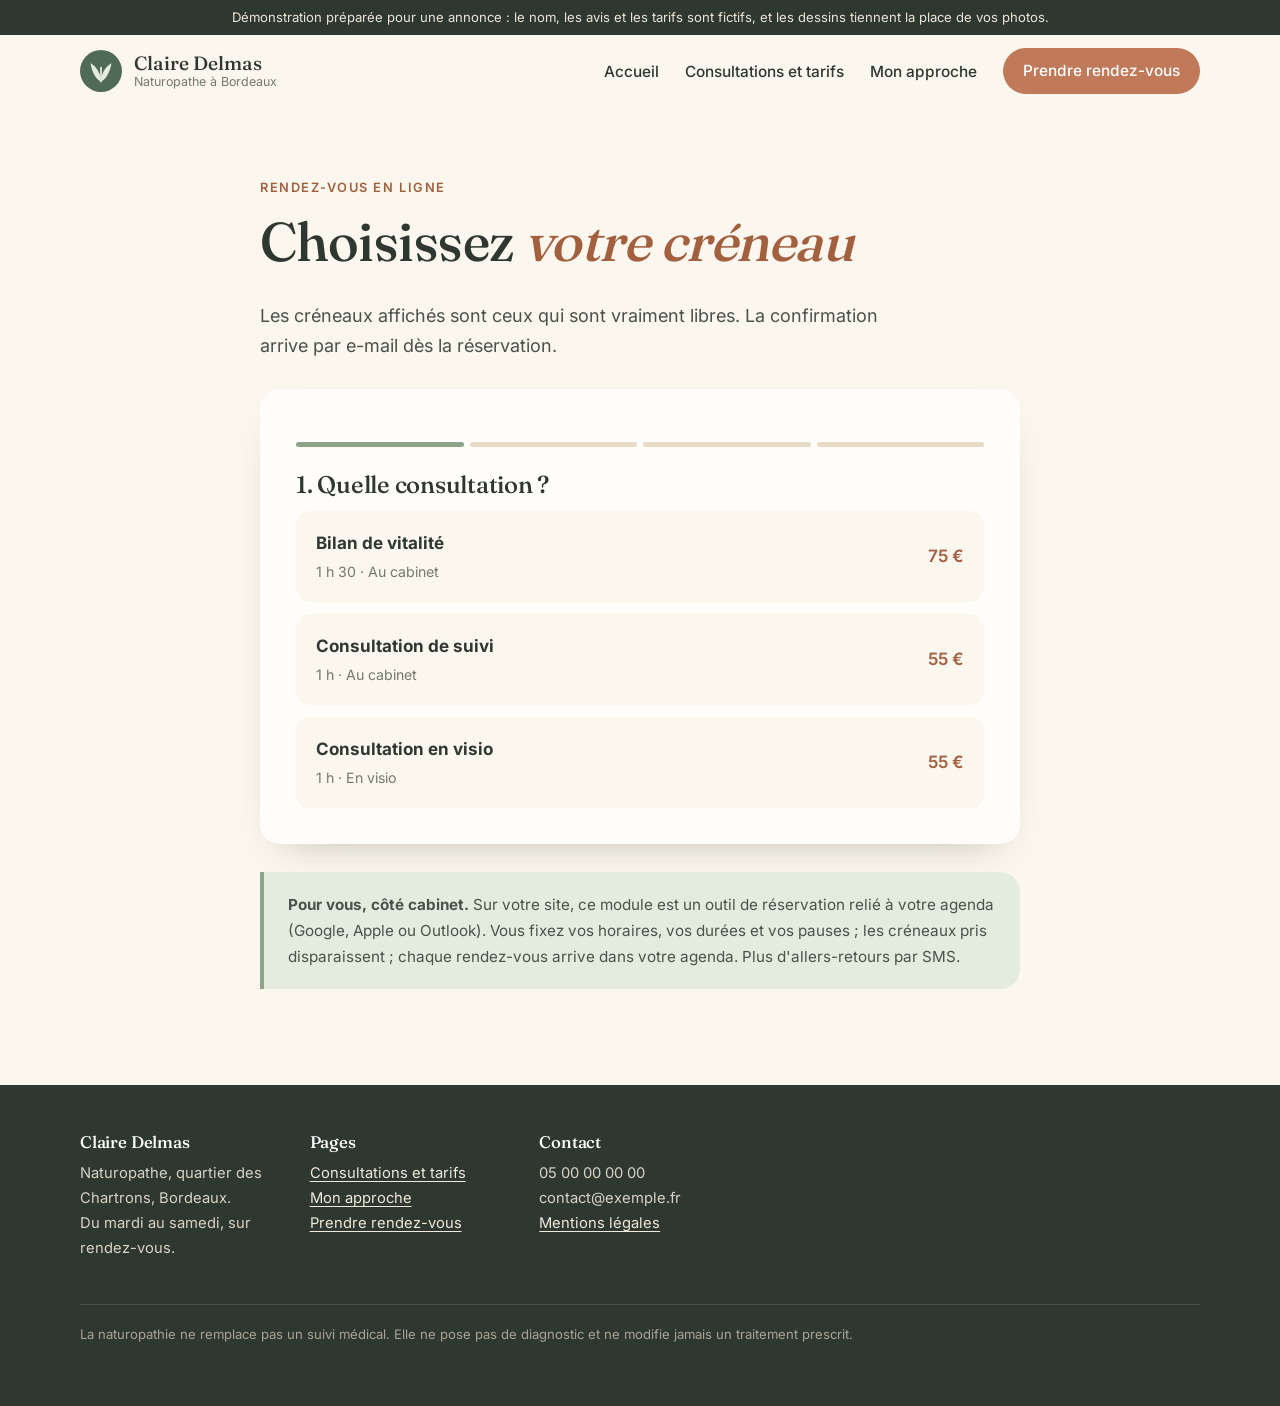
<file: rendez-vous.html>
<!doctype html>
<html lang="fr">
<head>
  <meta charset="utf-8">
  <meta name="viewport" content="width=device-width, initial-scale=1">
  <title>Prendre rendez-vous · Claire Delmas, naturopathe à Bordeaux</title>
  <meta name="description" content="Réservez votre consultation de naturopathie en ligne : choisissez le jour et l'heure, confirmation immédiate.">
  <!-- Démonstration : hors des moteurs de recherche. Le vrai site sera indexé. -->
  <meta name="robots" content="noindex, nofollow">
  <meta property="og:title" content="Prendre rendez-vous · Claire Delmas, naturopathe à Bordeaux">
  <meta property="og:description" content="Réservez votre consultation de naturopathie en ligne : choisissez le jour et l'heure, confirmation immédiate.">
  <meta name="theme-color" content="#FBF6EE">
  <link rel="icon" href="data:image/svg+xml,%3Csvg%20xmlns%3D%22http%3A%2F%2Fwww.w3.org%2F2000%2Fsvg%22%20viewBox%3D%220%200%2048%2048%22%20aria-hidden%3D%22true%22%3E%3Ccircle%20cx%3D%2224%22%20cy%3D%2224%22%20r%3D%2224%22%20fill%3D%22%234F6B55%22%2F%3E%3Cpath%20d%3D%22M24%2036%20C24%2026%2018%2018%2012%2015%20C14%2026%2018%2033%2024%2036Z%20M24%2036%20C24%2026%2030%2018%2036%2015%20C34%2026%2030%2033%2024%2036Z%22%20fill%3D%22%23E4EBDF%22%2F%3E%3Cpath%20d%3D%22M24%2036%20V20%22%20stroke%3D%22%23E4EBDF%22%20stroke-width%3D%222%22%20stroke-linecap%3D%22round%22%2F%3E%3C%2Fsvg%3E">
  <link rel="preload" href="assets/fonts/fraunces.woff2" as="font" type="font/woff2" crossorigin>
  <link rel="stylesheet" href="assets/style.css">
</head>
<body class="page-rdv">
  <div class="bandeau-demo">Démonstration préparée pour une annonce : le nom, les avis et les tarifs sont fictifs, et les dessins tiennent la place de vos photos.</div>
  <header class="entete">
    <div class="conteneur">
      <a class="marque" href="index.html" aria-label="Claire Delmas, accueil"><svg viewBox="0 0 48 48" aria-hidden="true"><circle cx="24" cy="24" r="24" fill="#4F6B55"/><path d="M24 36 C24 26 18 18 12 15 C14 26 18 33 24 36Z M24 36 C24 26 30 18 36 15 C34 26 30 33 24 36Z" fill="#E4EBDF"/><path d="M24 36 V20" stroke="#E4EBDF" stroke-width="2" stroke-linecap="round"/></svg><span class="marque-nom"><strong>Claire Delmas</strong><span>Naturopathe à Bordeaux</span></span></a>
      <button class="bouton-menu" aria-label="Ouvrir le menu" aria-expanded="false" aria-controls="navigation"><span></span><span></span><span></span></button>
      <nav class="nav" id="navigation" aria-label="Navigation principale">
        <ul>
          <li><a href="index.html">Accueil</a></li>
          <li><a href="consultations.html">Consultations et tarifs</a></li>
          <li><a href="a-propos.html">Mon approche</a></li>
          <li><a class="bouton" href="rendez-vous.html" aria-current="page">Prendre rendez-vous</a></li>
        </ul>
      </nav>
    </div>
  </header>
  <main>

    <section style="padding-top:clamp(32px,5vw,64px)">
      <div class="etroit">
        <span class="surtitre">Rendez-vous en ligne</span>
        <h1>Choisissez <em>votre créneau</em></h1>
        <p class="intro">Les créneaux affichés sont ceux qui sont vraiment libres. La confirmation arrive par e-mail dès la réservation.</p>
        <script type="application/json" id="consultations">[{"id":"bilan","nom":"Bilan de vitalité","duree":90,"prix":75,"lieu":"Au cabinet","feminin":false},{"id":"suivi","nom":"Consultation de suivi","duree":60,"prix":55,"lieu":"Au cabinet","feminin":true},{"id":"visio","nom":"Consultation en visio","duree":60,"prix":55,"lieu":"En visio","feminin":true}]</script>
        <div class="resa" id="resa" style="margin-top:28px">
          <ol class="resa-progression" aria-hidden="true"><li></li><li></li><li></li><li></li></ol>

          <div class="resa-etape">
            <h2>1. Quelle consultation ?</h2>
            <div class="choix" id="choix-consultation"></div>
          </div>

          <div class="resa-etape" hidden>
            <h2>2. Quel jour, quelle heure ?</h2>
            <p class="recap" id="consultation-choisie"></p>
            <div class="jours" id="jours" aria-label="Jours disponibles"></div>
            <p style="margin:18px 0 0;font-weight:600;color:var(--encre)">Créneaux du <span id="jour-choisi"></span></p>
            <div class="creneaux" id="creneaux"></div>
            <div class="resa-nav"><button type="button" class="retour" data-retour="0">← Changer de consultation</button></div>
          </div>

          <div class="resa-etape" hidden>
            <h2>3. Vos coordonnées</h2>
            <p class="recap" id="recap"></p>
            <form id="form-resa" novalidate>
              <div class="champs">
                <div><label for="prenom">Prénom</label><input id="prenom" name="prenom" autocomplete="given-name" required></div>
                <div><label for="nom">Nom</label><input id="nom" name="nom" autocomplete="family-name" required></div>
                <div><label for="email">E-mail</label><input id="email" name="email" type="email" autocomplete="email" required></div>
                <div><label for="telephone">Téléphone</label><input id="telephone" name="telephone" type="tel" autocomplete="tel" required></div>
                <div class="large"><label class="case"><input type="checkbox" name="premiere" checked> C'est ma première consultation avec vous</label></div>
                <div class="large"><label for="message">Un mot avant notre rencontre ? (facultatif)</label><textarea id="message" name="message" rows="3"></textarea></div>
              </div>
              <p class="mention">Vos coordonnées servent seulement à gérer ce rendez-vous. Démonstration : rien n'est envoyé ni enregistré ailleurs que dans votre navigateur.</p>
              <div class="resa-nav"><button type="button" class="retour" data-retour="1">← Changer d'horaire</button><button class="bouton" type="submit">Confirmer le rendez-vous</button></div>
            </form>
          </div>

          <div class="resa-etape confirmation" hidden>
            <div class="coche" aria-hidden="true">✓</div>
            <h2>C'est réservé</h2>
            <p id="confirmation-texte"></p>
            <p>Ce créneau n'est plus proposé aux autres visiteurs.</p>
            <div class="mail-apercu"><p style="margin:0 0 8px;font-weight:600;color:var(--encre)">L'e-mail que reçoit votre consultant</p><div id="mail-client"></div></div>
            <div class="mail-apercu cote-pro"><p style="margin:0 0 8px;font-weight:600;color:var(--encre)">Ce que vous recevez, vous, la praticienne</p><div id="mail-pro"></div></div>
            <div class="resa-nav" style="justify-content:center"><button type="button" class="bouton second" id="recommencer">Réserver un autre rendez-vous</button></div>
          </div>
        </div>
        <div class="prudence" style="margin-top:28px"><p><strong>Pour vous, côté cabinet.</strong> Sur votre site, ce module est un outil de réservation relié à votre agenda (Google, Apple ou Outlook). Vous fixez vos horaires, vos durées et vos pauses ; les créneaux pris disparaissent ; chaque rendez-vous arrive dans votre agenda. Plus d'allers-retours par SMS.</p></div>
      </div>
    </section>
  </main>
  <footer class="pied">
    <div class="conteneur">
      <div><h3>Claire Delmas</h3><p>Naturopathe, quartier des Chartrons, Bordeaux.<br>Du mardi au samedi, sur rendez-vous.</p></div>
      <div><h3>Pages</h3><ul><li><a href="consultations.html">Consultations et tarifs</a></li><li><a href="a-propos.html">Mon approche</a></li><li><a href="rendez-vous.html">Prendre rendez-vous</a></li></ul></div>
      <div><h3>Contact</h3><ul><li>05 00 00 00 00</li><li>contact@exemple.fr</li><li><a href="mentions-legales.html">Mentions légales</a></li></ul></div>
      <p class="bas">La naturopathie ne remplace pas un suivi médical. Elle ne pose pas de diagnostic et ne modifie jamais un traitement prescrit.</p>
    </div>
  </footer>
  <div class="barre-mobile"><a class="bouton" href="rendez-vous.html">Prendre rendez-vous</a></div>
  <script src="assets/site.js"></script>
</body>
</html>
</file>
<file: assets/style.css>
/* Démo naturopathe : tons chauds (crème, sauge, terre cuite), lisible, rassurant ; la réservation à portée de pouce */
@font-face { font-family: "Fraunces"; src: url("fonts/fraunces.woff2") format("woff2"); font-weight: 400 700; font-display: swap; }
@font-face { font-family: "Inter"; src: url("fonts/inter.woff2") format("woff2"); font-weight: 100 900; font-display: swap; }

:root {
  --creme: #FBF6EE;
  --lin: #F3EADC;
  --sable: #E8DAC4;
  --sauge: #8DA38A;
  --sauge-fonce: #4F6B55;
  --sauge-pale: #E4EBDF;
  --terre: #C07A5A;
  --terre-fonce: #A2603F;
  --encre: #2E3830;
  --texte: #4A5249;
  --discret: #737A70;
  --blanc: #FFFDF9;
  --rayon: 20px;
  --ombre: 0 18px 40px -24px rgba(46, 56, 48, .35);
}

*, *::before, *::after { box-sizing: border-box; }
html { scroll-behavior: smooth; -webkit-text-size-adjust: 100%; }
body { margin: 0; font-family: "Inter", system-ui, sans-serif; font-size: 17px; line-height: 1.7; color: var(--texte); background: var(--creme); }
img, svg { display: block; max-width: 100%; }
a { color: var(--sauge-fonce); text-underline-offset: 3px; }
a:hover { color: var(--encre); }
h1, h2, h3 { font-family: "Fraunces", Georgia, serif; color: var(--encre); line-height: 1.15; margin: 0 0 .5em; font-weight: 500; letter-spacing: -.01em; }
h1 { font-size: clamp(2.1rem, 5vw, 3.4rem); }
h2 { font-size: clamp(1.7rem, 3.4vw, 2.4rem); }
h3 { font-size: 1.3rem; }
h1 em, h2 em { font-style: italic; color: var(--terre-fonce); }
p { margin: 0 0 1em; }
:focus-visible { outline: 3px solid var(--terre); outline-offset: 3px; }
.conteneur { width: min(1120px, 100% - 32px); margin-inline: auto; }
.etroit { width: min(760px, 100% - 32px); margin-inline: auto; }
section { padding: clamp(52px, 8vw, 96px) 0; }
.surtitre { display: inline-block; font-size: .8rem; font-weight: 600; letter-spacing: .12em; text-transform: uppercase; color: var(--terre-fonce); margin-bottom: 12px; }
.intro { font-size: 1.12rem; max-width: 620px; }
.centre { text-align: center; }
.centre .intro { margin-inline: auto; }
.fond-lin { background: var(--lin); }
.fond-sauge { background: var(--sauge-pale); }

/* Boutons */
.bouton { display: inline-flex; align-items: center; justify-content: center; gap: 8px; padding: 13px 24px; border-radius: 999px; background: var(--terre); color: #fff; font-weight: 600; text-decoration: none; border: 0; font: inherit; font-weight: 600; cursor: pointer; transition: background .2s, transform .2s; }
.bouton:hover { background: var(--terre-fonce); color: #fff; transform: translateY(-1px); }
.bouton.second { background: transparent; color: var(--sauge-fonce); box-shadow: inset 0 0 0 2px var(--sauge); }
.bouton.second:hover { background: var(--sauge-pale); color: var(--encre); }
.bouton[disabled] { opacity: .45; cursor: not-allowed; transform: none; }
.boutons { display: flex; flex-wrap: wrap; gap: 12px; margin-top: 24px; }

/* Bandeau de démonstration */
.bandeau-demo { background: var(--encre); color: #EDE6D8; font-size: .82rem; text-align: center; padding: 8px 16px; line-height: 1.45; }

/* En-tête */
.entete { position: sticky; top: 0; z-index: 30; background: rgba(251, 246, 238, .94); backdrop-filter: blur(8px); border-bottom: 1px solid transparent; transition: border-color .2s; }
.entete.defile { border-color: var(--sable); }
.entete .conteneur { display: flex; align-items: center; justify-content: space-between; gap: 16px; min-height: 72px; }
.marque { display: flex; align-items: center; gap: 12px; text-decoration: none; color: var(--encre); }
.marque svg { width: 42px; height: 42px; flex: none; }
.marque-nom { display: flex; flex-direction: column; line-height: 1.2; }
.marque-nom strong { font-family: "Fraunces", Georgia, serif; font-weight: 500; font-size: 1.2rem; }
.marque-nom span { font-size: .78rem; color: var(--discret); }
.nav ul { list-style: none; margin: 0; padding: 0; display: flex; align-items: center; gap: 26px; }
.nav a { text-decoration: none; color: var(--encre); font-weight: 500; font-size: .96rem; }
.nav a[aria-current="page"] { color: var(--terre-fonce); }
.nav a.bouton { color: #fff; padding: 10px 20px; }
.bouton-menu { display: none; background: none; border: 0; padding: 10px; cursor: pointer; }
.bouton-menu span { display: block; width: 24px; height: 2px; background: var(--encre); margin: 5px 0; border-radius: 2px; }
@media (max-width: 900px) {
  .bouton-menu { display: block; }
  .nav { position: absolute; top: 100%; left: 0; right: 0; background: var(--creme); border-bottom: 1px solid var(--sable); display: none; }
  .nav.ouvert { display: block; }
  .nav ul { flex-direction: column; align-items: stretch; gap: 0; padding: 8px 16px 20px; }
  .nav li a { display: block; padding: 12px 4px; }
  .nav li a.bouton { margin-top: 8px; text-align: center; }
}

/* Accueil */
.heros { padding-top: clamp(36px, 6vw, 72px); }
.heros .conteneur { display: grid; grid-template-columns: 1.1fr .9fr; gap: clamp(28px, 5vw, 64px); align-items: center; }
.heros .illustration { border-radius: 200px 200px var(--rayon) var(--rayon); overflow: hidden; box-shadow: var(--ombre); aspect-ratio: 4 / 5; background: var(--sauge-pale); }
.heros .illustration svg { width: 100%; height: 100%; }
.reassurance { display: flex; flex-wrap: wrap; gap: 10px 22px; margin-top: 26px; padding: 0; list-style: none; font-size: .92rem; color: var(--discret); }
.reassurance li::before { content: "✓"; color: var(--sauge-fonce); font-weight: 700; margin-right: 8px; }
@media (max-width: 800px) {
  .heros .conteneur { grid-template-columns: 1fr; }
  .heros .illustration { max-width: 340px; aspect-ratio: 1; border-radius: 160px 160px var(--rayon) var(--rayon); order: -1; }
}

/* Cartes */
.grille { display: grid; grid-template-columns: repeat(auto-fit, minmax(250px, 1fr)); gap: 22px; margin-top: 36px; }
.carte { background: var(--blanc); border-radius: var(--rayon); padding: 28px; box-shadow: var(--ombre); display: flex; flex-direction: column; }
.carte .icone { width: 52px; height: 52px; border-radius: 50%; background: var(--sauge-pale); display: grid; place-items: center; margin-bottom: 16px; color: var(--sauge-fonce); }
.carte .icone svg { width: 26px; height: 26px; }
.carte p:last-child { margin-bottom: 0; }

/* Consultations et tarifs */
.tarif { background: var(--blanc); border-radius: var(--rayon); padding: 28px; box-shadow: var(--ombre); display: grid; grid-template-columns: 1fr auto; gap: 8px 24px; align-items: start; }
.tarif + .tarif { margin-top: 18px; }
.tarif h3 { margin-bottom: 4px; }
.tarif .meta { font-size: .9rem; color: var(--discret); margin-bottom: 10px; }
.tarif .prix { font-family: "Fraunces", Georgia, serif; font-size: 2rem; color: var(--terre-fonce); line-height: 1; text-align: right; }
.tarif .prix small { display: block; font-family: "Inter", sans-serif; font-size: .78rem; color: var(--discret); margin-top: 6px; }
.tarif ul { margin: 0 0 12px; padding-left: 20px; }
.tarif .bouton { justify-self: start; grid-column: 1 / -1; margin-top: 6px; }
@media (max-width: 600px) { .tarif { grid-template-columns: 1fr; } .tarif .prix { text-align: left; } }

/* Étapes */
.etapes { counter-reset: etape; display: grid; grid-template-columns: repeat(auto-fit, minmax(220px, 1fr)); gap: 22px; margin-top: 36px; padding: 0; list-style: none; }
.etapes li { counter-increment: etape; background: var(--blanc); border-radius: var(--rayon); padding: 26px; box-shadow: var(--ombre); }
.etapes li::before { content: counter(etape); display: grid; place-items: center; width: 38px; height: 38px; border-radius: 50%; background: var(--terre); color: #fff; font-weight: 700; margin-bottom: 14px; }
.etapes strong { display: block; color: var(--encre); margin-bottom: 4px; }

/* Avis */
.avis { margin: 0; background: var(--blanc); border-radius: var(--rayon); padding: 26px; box-shadow: var(--ombre); }
.avis p { font-family: "Fraunces", Georgia, serif; font-size: 1.08rem; color: var(--encre); }
.avis footer { font-size: .88rem; color: var(--discret); }
.etoiles { color: #D9A441; letter-spacing: 2px; margin-bottom: 10px; }

/* Encadré prudence */
.prudence { border-left: 4px solid var(--sauge); background: var(--sauge-pale); border-radius: 0 var(--rayon) var(--rayon) 0; padding: 20px 24px; font-size: .95rem; }
.prudence p:last-child { margin: 0; }

/* À propos */
.deux-colonnes { display: grid; grid-template-columns: .8fr 1.2fr; gap: clamp(28px, 5vw, 64px); align-items: center; }
.portrait { border-radius: var(--rayon); overflow: hidden; aspect-ratio: 4 / 5; box-shadow: var(--ombre); }
.portrait svg { width: 100%; height: 100%; }
@media (max-width: 800px) { .deux-colonnes { grid-template-columns: 1fr; } .portrait { max-width: 360px; } }

/* FAQ */
.faq details { background: var(--blanc); border-radius: 14px; padding: 18px 22px; box-shadow: var(--ombre); }
.faq details + details { margin-top: 12px; }
.faq summary { cursor: pointer; font-weight: 600; color: var(--encre); list-style-position: outside; }
.faq details p { margin: 12px 0 0; }

/* Réservation */
.resa { scroll-margin-top: 96px; background: var(--blanc); border-radius: var(--rayon); box-shadow: var(--ombre); padding: clamp(20px, 4vw, 36px); }
.resa-progression { display: flex; gap: 6px; margin-bottom: 24px; padding: 0; list-style: none; }
.resa-progression li { flex: 1; height: 5px; border-radius: 5px; background: var(--sable); }
.resa-progression li.fait { background: var(--sauge); }
.resa-etape[hidden] { display: none; }
.resa h2 { font-size: 1.5rem; }
.choix { display: grid; gap: 12px; }
.choix button { text-align: left; font: inherit; background: var(--creme); border: 2px solid transparent; border-radius: 14px; padding: 16px 18px; cursor: pointer; display: grid; grid-template-columns: 1fr auto; gap: 2px 16px; color: var(--texte); transition: border-color .15s, background .15s; }
.choix button:hover { border-color: var(--sauge); }
.choix button[aria-pressed="true"] { border-color: var(--terre); background: #FBEFE7; }
.choix button strong { color: var(--encre); }
.choix button .prix-choix { font-weight: 600; color: var(--terre-fonce); grid-row: 1 / span 2; grid-column: 2; align-self: center; }
.choix button small { color: var(--discret); }
.jours { display: grid; grid-auto-flow: column; grid-auto-columns: minmax(64px, 1fr); gap: 8px; overflow-x: auto; padding-bottom: 8px; scroll-snap-type: x mandatory; }
.jours button { scroll-snap-align: start; font: inherit; border: 2px solid transparent; background: var(--creme); border-radius: 14px; padding: 10px 4px; cursor: pointer; line-height: 1.25; color: var(--encre); }
.jours button small { display: block; font-size: .72rem; color: var(--discret); text-transform: uppercase; letter-spacing: .06em; }
.jours button strong { display: block; font-size: 1.25rem; font-family: "Fraunces", Georgia, serif; font-weight: 500; }
.jours button[aria-pressed="true"] { border-color: var(--terre); background: #FBEFE7; }
.jours button:disabled { opacity: .4; cursor: not-allowed; }
.creneaux { display: grid; grid-template-columns: repeat(auto-fill, minmax(86px, 1fr)); gap: 8px; margin-top: 16px; }
.creneaux button { font: inherit; font-weight: 600; border: 2px solid var(--sauge); background: var(--blanc); color: var(--sauge-fonce); border-radius: 12px; padding: 10px 0; cursor: pointer; }
.creneaux button:hover, .creneaux button[aria-pressed="true"] { background: var(--sauge-fonce); border-color: var(--sauge-fonce); color: #fff; }
.vide { color: var(--discret); font-style: italic; margin-top: 16px; }
.resa-nav { display: flex; justify-content: space-between; gap: 12px; margin-top: 24px; flex-wrap: wrap; }
.retour { background: none; border: 0; font: inherit; color: var(--sauge-fonce); cursor: pointer; padding: 12px 0; text-decoration: underline; text-underline-offset: 3px; }
.recap { background: var(--creme); border-radius: 14px; padding: 14px 18px; margin-bottom: 20px; font-size: .95rem; }
.recap strong { color: var(--encre); }
.champs { display: grid; grid-template-columns: 1fr 1fr; gap: 14px 16px; }
.champs .large { grid-column: 1 / -1; }
@media (max-width: 600px) { .champs { grid-template-columns: 1fr; } }
label { display: block; font-weight: 600; color: var(--encre); font-size: .92rem; margin-bottom: 6px; }
input, textarea, select { width: 100%; font: inherit; font-size: 16px; padding: 12px 14px; border: 1.5px solid var(--sable); border-radius: 12px; background: var(--blanc); color: var(--encre); }
input:focus, textarea:focus { outline: none; border-color: var(--sauge); box-shadow: 0 0 0 3px var(--sauge-pale); }
.case { display: flex; gap: 10px; align-items: flex-start; font-weight: 400; color: var(--texte); }
.case input { width: auto; margin-top: 5px; }
.mention { font-size: .84rem; color: var(--discret); margin-top: 14px; }
.confirmation { text-align: center; }
.confirmation .coche { width: 72px; height: 72px; border-radius: 50%; background: var(--sauge-pale); color: var(--sauge-fonce); display: grid; place-items: center; margin: 0 auto 16px; font-size: 2rem; }
.mail-apercu { text-align: left; border: 1px dashed var(--sauge); border-radius: 14px; padding: 18px 20px; margin: 22px 0 0; font-size: .92rem; background: var(--creme); }
.mail-apercu .entete-mail { font-size: .8rem; color: var(--discret); border-bottom: 1px solid var(--sable); padding-bottom: 8px; margin-bottom: 10px; }
.cote-pro { margin-top: 28px; }
.cote-pro h3 { font-size: 1.1rem; }

/* Bloc d'appel */
.appel { background: var(--sauge-fonce); color: #EEF2EA; border-radius: var(--rayon); padding: clamp(28px, 5vw, 52px); text-align: center; }
.appel h2 { color: #fff; }
.appel p { max-width: 560px; margin-inline: auto; }

/* Pied de page */
.pied { background: var(--encre); color: #D9D3C6; padding: 48px 0 96px; font-size: .92rem; }
.pied .conteneur { display: grid; grid-template-columns: repeat(auto-fit, minmax(200px, 1fr)); gap: 28px; }
.pied a { color: #F1E9DA; }
.pied h3 { color: #fff; font-size: 1.05rem; }
.pied ul { list-style: none; margin: 0; padding: 0; }
.pied .bas { grid-column: 1 / -1; border-top: 1px solid rgba(255,255,255,.12); padding-top: 18px; font-size: .82rem; color: #A9A497; }
@media (min-width: 901px) { .pied { padding-bottom: 48px; } }

/* Bouton fixe sur téléphone */
.barre-mobile { position: fixed; left: 12px; right: 12px; bottom: 12px; z-index: 40; display: none; }
.barre-mobile .bouton { width: 100%; box-shadow: 0 10px 30px -10px rgba(0,0,0,.4); padding: 15px; }
@media (max-width: 900px) { .barre-mobile { display: block; } }
.page-rdv .barre-mobile { display: none; }

/* Mentions */
.texte-legal h2 { font-size: 1.35rem; margin-top: 1.6em; }
</file>
